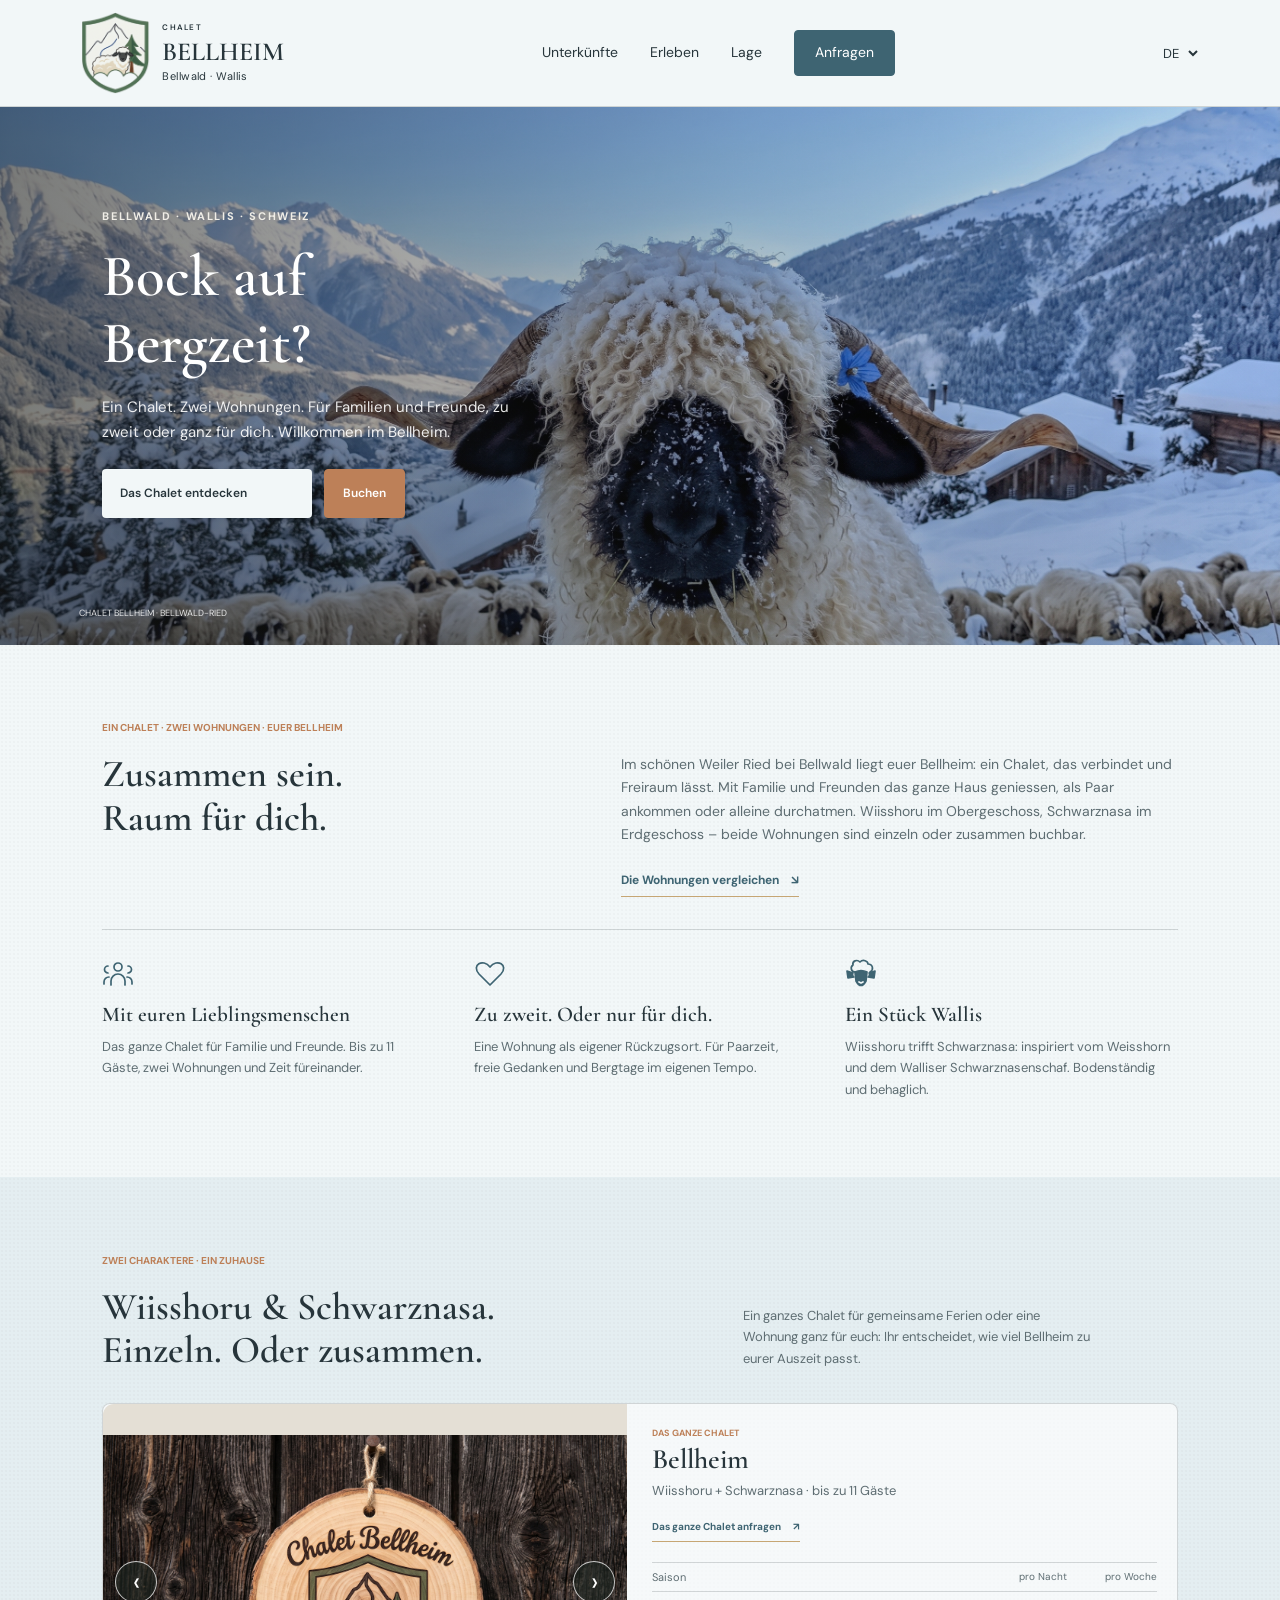
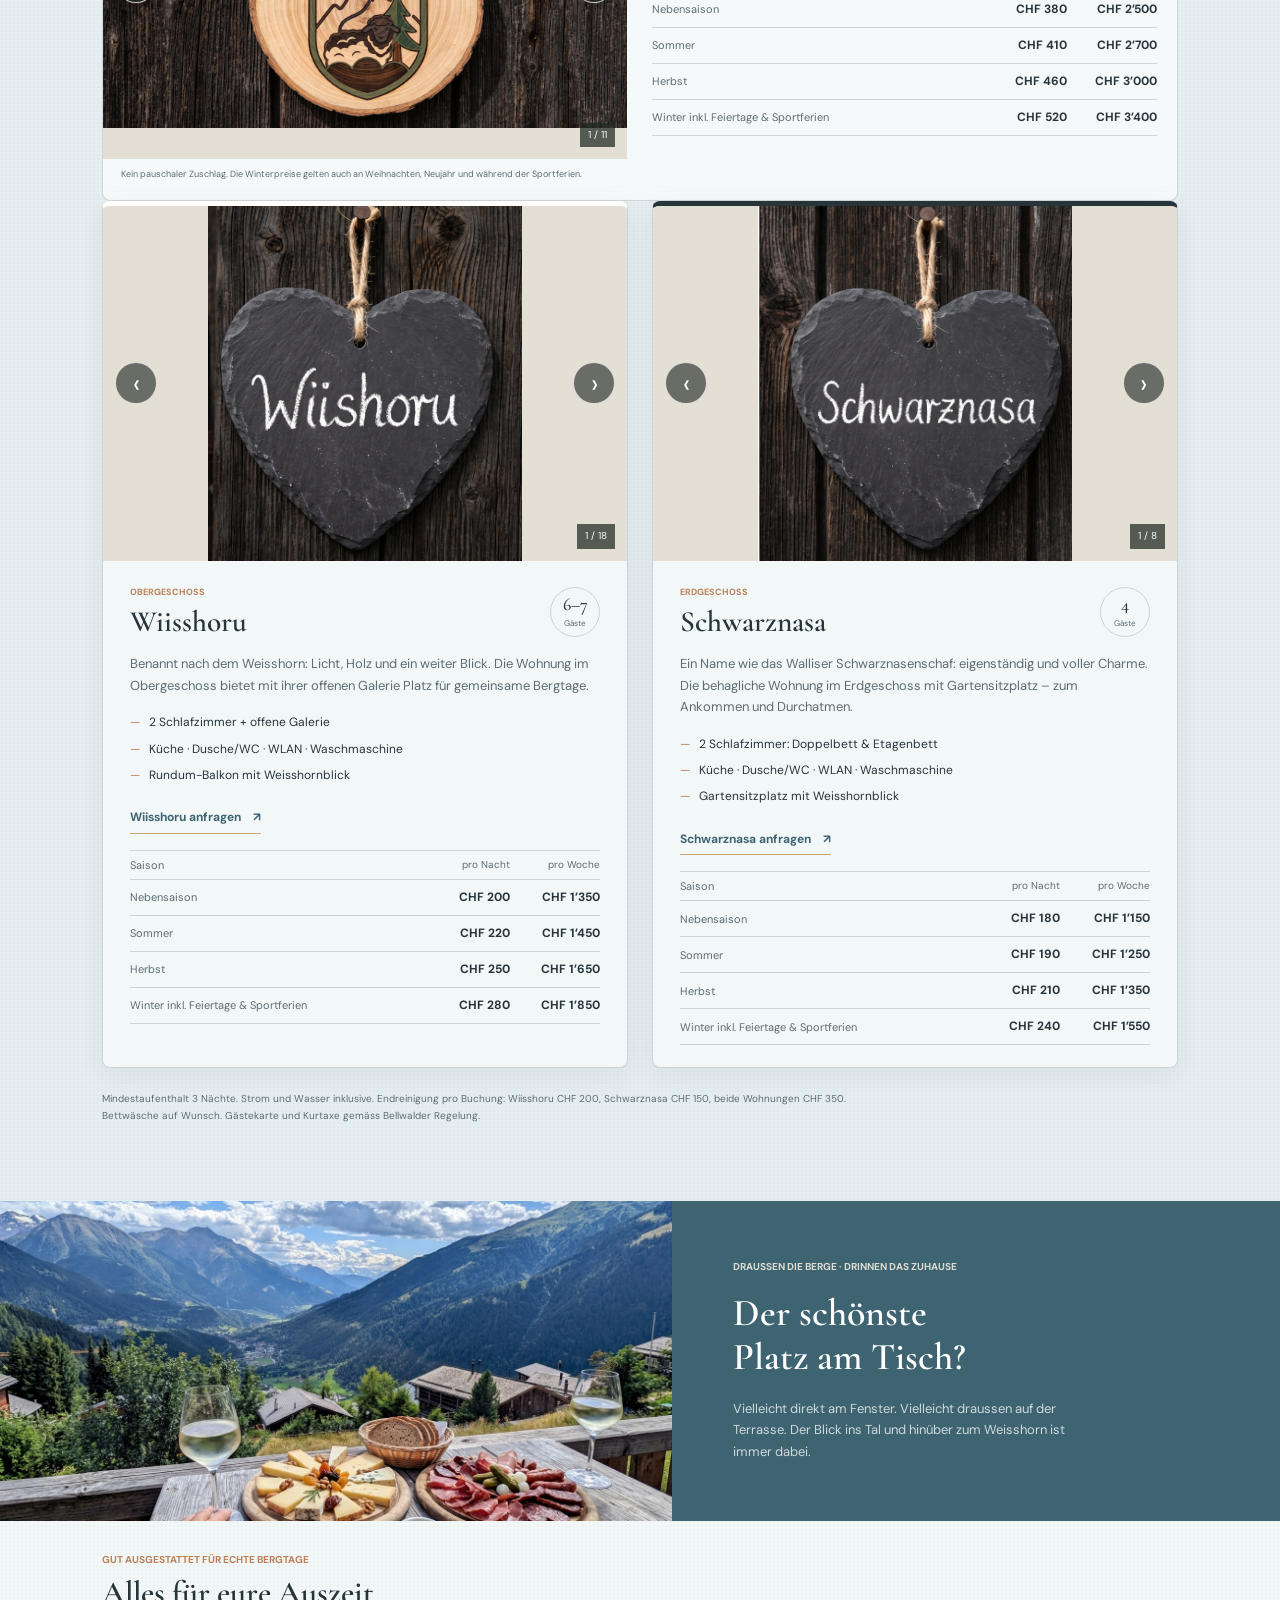
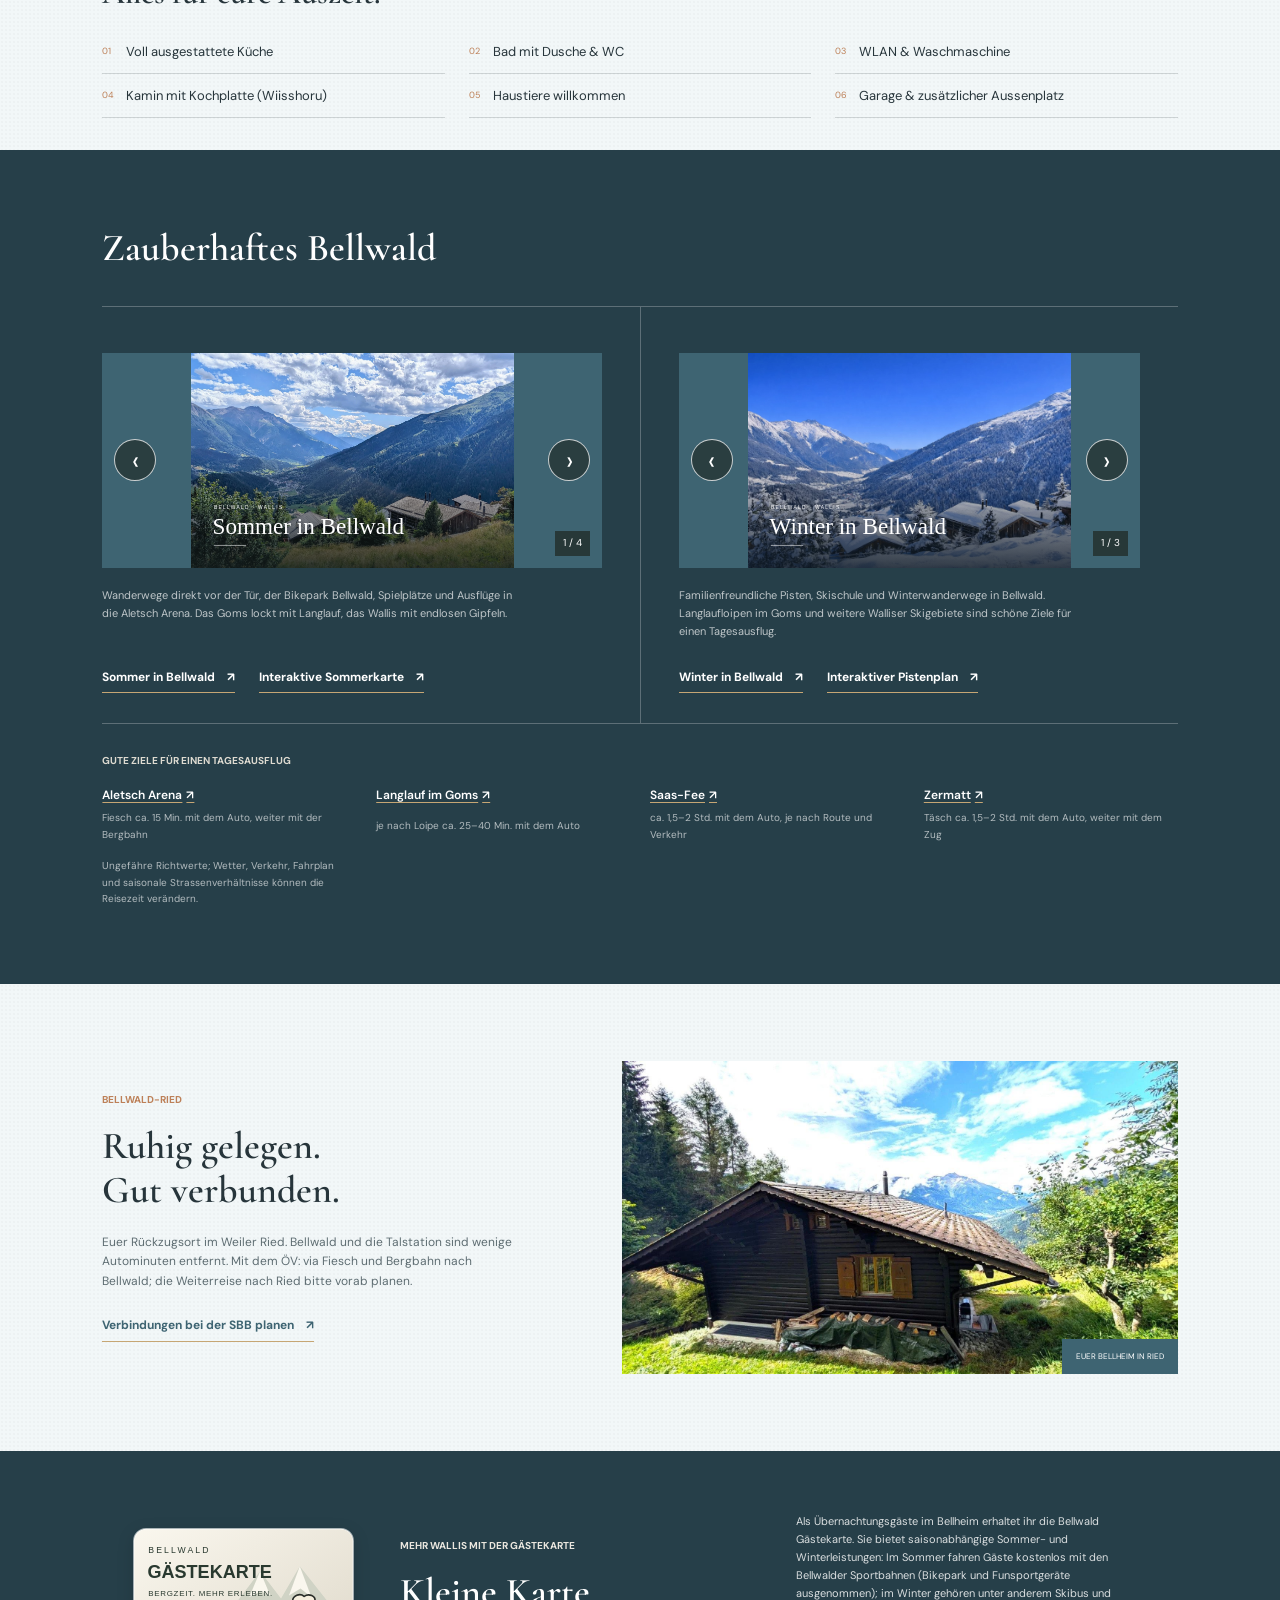
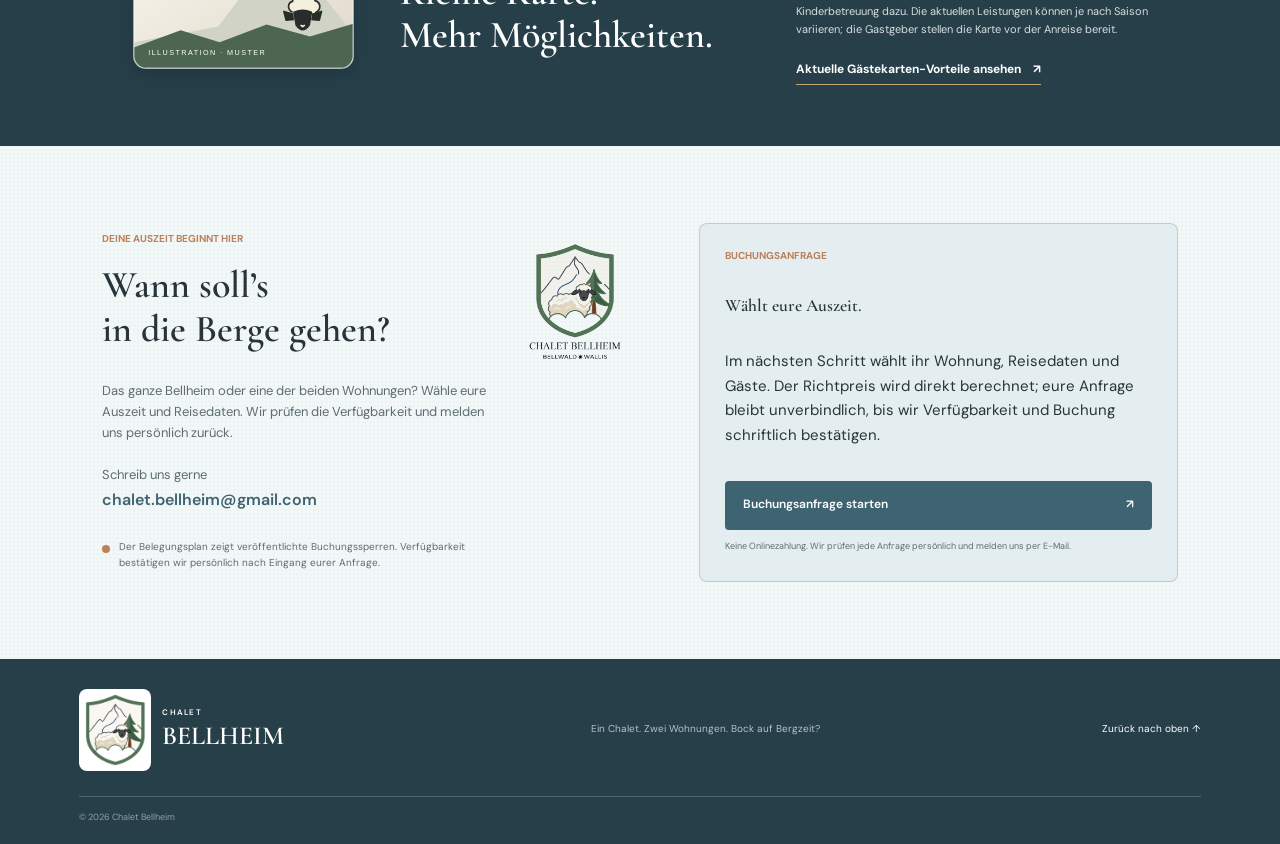
<file: index.html>
<!doctype html>
<html lang="de">
<head>
  <meta charset="utf-8">
  <meta name="viewport" content="width=device-width, initial-scale=1">
  <meta name="theme-color" content="#f8f6f1">
  <meta name="description" content="Bock auf Bergzeit? Das Chalet Bellheim in Bellwald-Ried bietet zwei Wohnungen für Familien, Freunde, Paare und Alleinreisende.">
  <title>Bellheim – Bock auf Bergzeit? | Chalet in Bellwald</title>
  <link rel="canonical" href="https://chaletbellheim.ch/">
  <meta property="og:type" content="website">
  <meta property="og:locale" content="de_CH">
  <meta property="og:site_name" content="Chalet Bellheim">
  <meta property="og:title" content="Chalet Bellheim – Bock auf Bergzeit?">
  <meta property="og:description" content="Eure Bergzeit in Bellwald: zwei gemütliche Wohnungen für Familien, Freunde und Paare.">
  <meta property="og:url" content="https://chaletbellheim.ch/">
  <meta property="og:image" content="https://chaletbellheim.ch/Fotos/bellheim-whatsapp-bergzeit.jpg">
  <meta property="og:image:type" content="image/jpeg">
  <meta property="og:image:width" content="1200">
  <meta property="og:image:height" content="630">
  <meta property="og:image:alt" content="Walliser Schwarznasenschaf vor der Berglandschaft. Bock auf Bergzeit? Chalet Bellheim in Bellwald.">
  <meta name="twitter:card" content="summary_large_image">
  <meta name="twitter:title" content="Chalet Bellheim – Bock auf Bergzeit?">
  <meta name="twitter:description" content="Ein Chalet. Zwei Wohnungen. Eure Bergzeit in Bellwald.">
  <meta name="twitter:image" content="https://chaletbellheim.ch/Fotos/bellheim-whatsapp-bergzeit.jpg">
  <link rel="icon" type="image/png" href="Fotos/Bellheim-transparent.png">
  <link rel="preconnect" href="https://fonts.googleapis.com">
  <link rel="preconnect" href="https://fonts.gstatic.com" crossorigin>
  <link href="https://fonts.googleapis.com/css2?family=Cormorant+Garamond:wght@500;600;700&family=DM+Sans:wght@400;500;600;700&display=swap" rel="stylesheet">
  <link rel="stylesheet" href="styles.css?v=seasonal-theme-20261127">
  <script src="app.js?v=seasonal-theme-20261127" defer></script>
</head>
<body>
  <header class="site-header">
    <a class="wordmark" href="#start" aria-label="Chalet Bellheim, Startseite">
      <span class="wordmark-icon" aria-hidden="true"><img src="Fotos/Bellheim-wappen.png" alt=""></span>
      <span class="brand-name"><span class="brand-kicker">CHALET</span><strong>BELLHEIM</strong><span class="brand-location">Bellwald · Wallis</span></span>
    </a>
    <nav class="main-nav" aria-label="Hauptnavigation">
      <a href="#wohnungen" data-i18n="navApartments">Unterkünfte</a>
      <a href="#erleben" data-i18n="navExplore">Erleben</a>
      <a href="#lage" data-i18n="navLocation">Lage</a>
      <a class="nav-cta" href="#anfrage" data-i18n="navRequest">Anfragen</a>
    </nav>
    <label class="language-picker">
      <span class="sr-only" data-i18n="languageLabel">Sprache wählen</span>
      <select id="language-select" aria-label="Sprache">
        <option value="de">DE</option>
        <option value="en">EN</option>
        <option value="nl">NL</option>
      </select>
    </label>
  </header>

  <main>
    <section class="hero" id="start">
      <img class="hero-image" src="Fotos/Gemini_Generated_Image_w1lftjw1lftjw1lf.jpg" alt="Zotteliges Walliser Schwarznasenschaf auf einer Blumenwiese mit Blick über Bellwald und die Berge" width="2000" height="1116">
      <div class="hero-shade"></div>
      <div class="hero-copy">
        <p class="eyebrow" data-i18n="heroEyebrow">BELLWALD · WALLIS · SCHWEIZ</p>
        <h1 data-i18n="heroTitle">Bock auf<br>Bergzeit?</h1>
        <p class="hero-intro" data-i18n="heroIntro">Ein Chalet. Zwei Wohnungen. Für Familien und Freunde, zu zweit oder ganz für dich. Willkommen im Bellheim.</p>
        <div class="hero-actions">
          <a class="button button-light" href="#wohnungen"><span data-i18n="heroButton">Das Chalet entdecken</span></a>
          <a class="button button-outline" href="#anfrage"><span data-i18n="heroBook">Buchen</span></a>
        </div>
      </div>
      <p class="hero-caption" data-i18n="heroCaption">CHALET BELLHEIM · BELLWALD-RIED</p>
    </section>

    <section class="intro section-wrap">
      <p class="eyebrow eyebrow-dark" data-i18n="introEyebrow">EIN CHALET · ZWEI WOHNUNGEN · EUER BELLHEIM</p>
      <div class="intro-grid">
        <h2 data-i18n="introTitle">Zusammen sein.<br>Raum für dich.</h2>
        <div class="intro-text">
          <p data-i18n="introBody">Im schönen Weiler Ried bei Bellwald liegt euer Bellheim: ein Chalet, das verbindet und Freiraum lässt. Mit Familie und Freunden das ganze Haus geniessen, als Paar ankommen oder alleine durchatmen. Wiisshoru im Obergeschoss, Schwarznasa im Erdgeschoss – beide Wohnungen sind einzeln oder zusammen buchbar.</p>
          <a class="text-link" href="#wohnungen"><span data-i18n="introLink">Die Wohnungen vergleichen</span><span aria-hidden="true">↘</span></a>
        </div>
      </div>
      <div class="chalet-values">
          <div><svg class="value-icon" viewBox="0 0 32 32" aria-hidden="true" focusable="false"><circle cx="16" cy="9" r="4"/><path d="M9 27v-4a7 7 0 0 1 14 0v4M6 8a3.5 3.5 0 0 0 0 7M26 8a3.5 3.5 0 0 1 0 7M7 19a5 5 0 0 0-5 5v2M25 19a5 5 0 0 1 5 5v2"/></svg><h3 data-i18n="togetherTitle">Mit euren Lieblingsmenschen</h3><p data-i18n="togetherBody">Das ganze Chalet für Familie und Freunde. Bis zu 11 Gäste, zwei Wohnungen und Zeit füreinander.</p></div>
          <div><svg class="value-icon" viewBox="0 0 32 32" aria-hidden="true" focusable="false"><path d="M16 27 5 16C-3 7 9 0 16 9 23 0 35 7 27 16Z"/></svg><h3 data-i18n="ownSpaceTitle">Zu zweit. Oder nur für dich.</h3><p data-i18n="ownSpaceBody">Eine Wohnung als eigener Rückzugsort. Für Paarzeit, freie Gedanken und Bergtage im eigenen Tempo.</p></div>
          <div><svg class="value-icon" viewBox="0 0 32 32" aria-hidden="true" focusable="false"><path d="M8 15 2 13l1 7 6-1M24 15l6-2-1 7-6-1" fill="currentColor"/><path d="M10 14c-4 0-5-5-2-7-1-4 4-6 7-3 3-3 8-1 8 2 5 0 6 6 2 8" /><path d="M10 14q6-3 12 0l-1 9q-5 9-10 0Z" fill="currentColor"/><path d="m14 24 2 1 2-1" stroke="var(--paper)"/></svg><h3 data-i18n="rootsTitle">Ein Stück Wallis</h3><p data-i18n="rootsBody">Wiisshoru trifft Schwarznasa: inspiriert vom Weisshorn und dem Walliser Schwarznasenschaf. Bodenständig und behaglich.</p></div>
      </div>
    </section>

    <section class="apartments" id="wohnungen">
      <div class="section-wrap">
        <div class="section-heading">
          <div><p class="eyebrow eyebrow-dark" data-i18n="apartmentsEyebrow">ZWEI CHARAKTERE · EIN ZUHAUSE</p><h2 data-i18n="apartmentsTitle">Wiisshoru & Schwarznasa.<br>Einzeln. Oder zusammen.</h2></div>
          <p data-i18n="apartmentsNote">Ein ganzes Chalet für gemeinsame Ferien oder eine Wohnung ganz für euch: Ihr entscheidet, wie viel Bellheim zu eurer Auszeit passt.</p>
        </div>
        <div class="combined-rate">
          <div class="photo-gallery combined-gallery" data-gallery="bellevue" data-alt="Aussen- und Innenansichten des Chalet Bellheim" data-cover-alt="Runde Holztafel Chalet Bellheim auf Holz">
            <img class="gallery-image gallery-cover" src="Fotos/Gemini_Generated_Image_dnlngtdnlngtdnln.jpg" alt="Runde Holztafel Chalet Bellheim auf Holz" loading="lazy">
            <button class="gallery-arrow gallery-prev" type="button" data-gallery-prev data-i18n-aria="galleryPrevious" aria-label="Vorheriges Bild"><span aria-hidden="true">‹</span></button>
            <span class="gallery-count" aria-live="polite">1 / 11</span>
            <button class="gallery-arrow gallery-next" type="button" data-gallery-next data-i18n-aria="galleryNext" aria-label="Nächstes Bild"><span aria-hidden="true">›</span></button>
          </div>
          <div class="combined-details">
            <div><p class="eyebrow eyebrow-dark" data-i18n="combinedTitle">DAS GANZE CHALET</p><h3 class="combined-name">Bellheim</h3><p class="combined-subtitle" data-i18n="combinedSubtitle">Wiisshoru + Schwarznasa · bis zu 11 Gäste</p><a class="text-link combined-request" href="#anfrage" data-apartment="Chalet Bellheim"><span data-i18n="wholeChaletLink">Das ganze Chalet anfragen</span><span aria-hidden="true">↗</span></a></div>
            <div class="rate-table combined-rate-table">
              <div class="rate-row rate-heading"><span data-i18n="seasonLabel">Saison</span><span data-i18n="perNight">pro Nacht</span><span data-i18n="perWeek">pro Woche</span></div>
              <div class="rate-row"><span data-i18n="baseSeason">Basiszeit</span><strong>CHF 380</strong><strong>CHF 2’500</strong></div>
              <div class="rate-row"><span data-i18n="summerSeason">Sommer</span><strong>CHF 410</strong><strong>CHF 2’700</strong></div>
              <div class="rate-row"><span data-i18n="autumnSeason">Herbst</span><strong>CHF 460</strong><strong>CHF 3’000</strong></div>
              <div class="rate-row"><span data-i18n="winterSeason">Winter inkl. Feiertage & Sportferien</span><strong>CHF 520</strong><strong>CHF 3’400</strong></div>
            </div>
          </div>
          <small class="combined-note" data-i18n="combinedNote">Kein pauschaler Saisonaufschlag. Wintersaisonpreise gelten auch über Weihnachten, Neujahr und Sportferien.</small>
        </div>
        <div class="apartment-grid">
          <article class="apartment-card belalp-card">
            <div class="photo-gallery apartment-photo photo-belalp" data-gallery="belalp" data-alt="Innenansichten der Ferienwohnung Wiisshoru" data-cover-alt="Wiisshoru-Schiefertafel auf dunklem Holz">
              <img class="gallery-image gallery-cover" src="Fotos/wiisshoru-schiefertafel.jpg" alt="Wiisshoru-Schiefertafel auf dunklem Holz" loading="lazy">
              <button class="gallery-arrow gallery-prev" type="button" data-gallery-prev data-i18n-aria="galleryPrevious" aria-label="Vorheriges Bild"><span aria-hidden="true">‹</span></button>
              <span class="gallery-count" aria-live="polite">1 / 18</span>
              <button class="gallery-arrow gallery-next" type="button" data-gallery-next data-i18n-aria="galleryNext" aria-label="Nächstes Bild"><span aria-hidden="true">›</span></button>
            </div>
            <div class="apartment-body">
              <div class="apartment-title-row"><div><p class="eyebrow eyebrow-dark" data-i18n="upperApartment">OBERGESCHOSS</p><h3>Wiisshoru</h3></div><span class="capacity"><strong>6–7</strong><small data-i18n="guests">Gäste</small></span></div>
              <p class="apartment-description" data-i18n="belalpDescription">Benannt nach dem Weisshorn: Licht, Holz und ein weiter Blick. Die Wohnung im Obergeschoss bietet mit ihrer offenen Galerie Platz für gemeinsame Bergtage.</p>
              <ul class="feature-list"><li data-i18n="belalpBeds">2 Schlafzimmer + offene Galerie</li><li data-i18n="sharedFeatures">Küche · Dusche/WC · WLAN · Waschmaschine</li><li data-i18n="belalpOutdoor">Rundum-Balkon mit Weisshornblick</li></ul>
              <a class="text-link apartment-request" href="#anfrage" data-apartment="Wiisshoru"><span data-i18n="upperRequest">Wiisshoru anfragen</span><span aria-hidden="true">↗</span></a>
              <div class="rate-table">
                <div class="rate-row rate-heading"><span data-i18n="seasonLabel">Saison</span><span data-i18n="perNight">pro Nacht</span><span data-i18n="perWeek">pro Woche</span></div>
                <div class="rate-row"><span data-i18n="baseSeason">Basiszeit</span><strong>CHF 200</strong><strong>CHF 1’350</strong></div>
                <div class="rate-row"><span data-i18n="summerSeason">Sommer</span><strong>CHF 220</strong><strong>CHF 1’450</strong></div>
                <div class="rate-row"><span data-i18n="autumnSeason">Herbst</span><strong>CHF 250</strong><strong>CHF 1’650</strong></div>
                <div class="rate-row"><span data-i18n="winterSeason">Winter inkl. Feiertage & Sportferien</span><strong>CHF 280</strong><strong>CHF 1’850</strong></div>
              </div>
            </div>
          </article>
          <article class="apartment-card bailey-card">
            <div class="photo-gallery apartment-photo photo-bailey" data-gallery="bailey" data-alt="Innenansichten der Ferienwohnung Schwarznasa" data-cover-alt="Schwarznasa-Schiefertafel auf dunklem Holz">
              <img class="gallery-image gallery-cover" src="Fotos/schwarznasa-schiefertafel.jpg" alt="Schwarznasa-Schiefertafel auf dunklem Holz" loading="lazy">
              <button class="gallery-arrow gallery-prev" type="button" data-gallery-prev data-i18n-aria="galleryPrevious" aria-label="Vorheriges Bild"><span aria-hidden="true">‹</span></button>
              <span class="gallery-count" aria-live="polite">1 / 8</span>
              <button class="gallery-arrow gallery-next" type="button" data-gallery-next data-i18n-aria="galleryNext" aria-label="Nächstes Bild"><span aria-hidden="true">›</span></button>
            </div>
            <div class="apartment-body">
              <div class="apartment-title-row"><div><p class="eyebrow eyebrow-dark" data-i18n="groundFloor">ERDGESCHOSS</p><h3>Schwarznasa</h3></div><span class="capacity"><strong>4</strong><small data-i18n="guests">Gäste</small></span></div>
              <p class="apartment-description" data-i18n="baileyDescription">Ein Name wie das Walliser Schwarznasenschaf: eigenständig und voller Charme. Die behagliche Wohnung im Erdgeschoss mit Gartensitzplatz – zum Ankommen und Durchatmen.</p>
              <ul class="feature-list"><li data-i18n="baileyBeds">2 Schlafzimmer: Doppelbett & Etagenbett</li><li data-i18n="sharedFeatures">Küche · Dusche/WC · WLAN · Waschmaschine</li><li data-i18n="baileyOutdoor">Gartensitzplatz mit Weisshornblick</li></ul>
              <a class="text-link apartment-request" href="#anfrage" data-apartment="Schwarznasa"><span data-i18n="lowerRequest">Schwarznasa anfragen</span><span aria-hidden="true">↗</span></a>
              <div class="rate-table">
                <div class="rate-row rate-heading"><span data-i18n="seasonLabel">Saison</span><span data-i18n="perNight">pro Nacht</span><span data-i18n="perWeek">pro Woche</span></div>
                <div class="rate-row"><span data-i18n="baseSeason">Basiszeit</span><strong>CHF 180</strong><strong>CHF 1’150</strong></div>
                <div class="rate-row"><span data-i18n="summerSeason">Sommer</span><strong>CHF 190</strong><strong>CHF 1’250</strong></div>
                <div class="rate-row"><span data-i18n="autumnSeason">Herbst</span><strong>CHF 210</strong><strong>CHF 1’350</strong></div>
                <div class="rate-row"><span data-i18n="winterSeason">Winter inkl. Feiertage & Sportferien</span><strong>CHF 240</strong><strong>CHF 1’550</strong></div>
              </div>
            </div>
          </article>
        </div>
        <p class="price-note" data-i18n="priceNote">Mindestaufenthalt 3 Nächte. Strom und Wasser inklusive. Endreinigung pro Buchung: Wiisshoru CHF 200, Schwarznasa CHF 150, beide Wohnungen CHF 350. Bettwäsche auf Wunsch. Kurtaxe gemäss Bellwalder Regelung.</p>
      </div>
    </section>

    <section class="view-band">
      <img src="Fotos/Gemini_Generated_Image_mstclqmstclqmstc.jpg" alt="Balkontisch mit zwei Gläsern Weisswein, Käse und Walliser Fleischplättli vor der Aussicht ins Tal" loading="lazy">
      <div class="view-band-copy"><p class="eyebrow" data-i18n="viewEyebrow">DRAUSSEN DIE BERGE · DRINNEN DAS ZUHAUSE</p><h2 data-i18n="viewTitle">Der schönste<br>Platz am Tisch?</h2><p data-i18n="viewBody">Vielleicht direkt am Fenster. Vielleicht draussen auf der Terrasse. Der Blick ins Tal und hinüber zum Weisshorn ist immer dabei.</p></div>
    </section>

    <section class="amenities section-wrap">
      <div class="amenities-heading"><p class="eyebrow eyebrow-dark" data-i18n="amenitiesEyebrow">GUT AUSGESTATTET FÜR ECHTE BERGTAGE</p><h2 data-i18n="amenitiesTitle">Alles für eure Auszeit.</h2></div>
      <div class="amenities-list">
        <div><span class="amenity-number">01</span><p data-i18n="amenity1">Voll ausgestattete Küche</p></div>
        <div><span class="amenity-number">02</span><p data-i18n="amenity2">Bad mit Dusche & WC</p></div>
        <div><span class="amenity-number">03</span><p data-i18n="amenity3">WLAN & Waschmaschine</p></div>
        <div><span class="amenity-number">04</span><p data-i18n="amenity4">Kamin mit Kochplatte (Wiisshoru)</p></div>
        <div><span class="amenity-number">05</span><p data-i18n="amenity5">Haustiere willkommen</p></div>
        <div><span class="amenity-number">06</span><p data-i18n="amenity6">Garage & zusätzlicher Aussenplatz</p></div>
      </div>
    </section>

    <section class="experiences" id="erleben">
      <div class="section-wrap">
        <div class="experience-heading"><h2 data-i18n="experienceTitle">Zauberhaftes Bellwald</h2></div>
        <div class="experience-grid">
          <article><span class="season-tag" data-i18n="summerTag">SOMMER</span><div class="photo-gallery season-gallery" data-gallery="bellwaldSummer" data-alt="Sommeransichten aus Bellwald"><img class="gallery-image" src="Fotos/bellwald-sommer.svg" alt="Sommeransichten aus Bellwald" loading="lazy"><button class="gallery-arrow gallery-prev" type="button" data-gallery-prev data-i18n-aria="galleryPrevious" aria-label="Vorheriges Bild"><span aria-hidden="true">‹</span></button><span class="gallery-count" aria-live="polite">1 / 4</span><button class="gallery-arrow gallery-next" type="button" data-gallery-next data-i18n-aria="galleryNext" aria-label="Nächstes Bild"><span aria-hidden="true">›</span></button></div><p data-i18n="summerBody">Wanderwege direkt vor der Tür, der Bikepark Bellwald, Spielplätze und Ausflüge in die Aletsch Arena. Das Goms lockt mit Langlauf, das Wallis mit endlosen Gipfeln.</p>
            <div class="season-links">
              <a href="https://www.bellwald.ch/sommer" target="_blank" rel="noreferrer" class="text-link text-link-light"><span data-i18n="summerLink">Sommer in Bellwald</span><span aria-hidden="true">↗</span></a>
              <a href="https://infosnow.ch/~apgmontagne/?id=184&amp;tab=map-su" target="_blank" rel="noreferrer" class="text-link text-link-light"><span data-i18n="summerMapLink">Interaktive Sommerkarte</span><span aria-hidden="true">↗</span></a>
            </div>
          </article>
          <article><span class="season-tag" data-i18n="winterTag">WINTER</span><div class="photo-gallery season-gallery" data-gallery="bellwaldWinter" data-alt="Winteransicht der Chalets in Bellwald"><img class="gallery-image" src="Fotos/bellwald-winter.svg" alt="Winteransicht der Chalets in Bellwald" loading="lazy"><button class="gallery-arrow gallery-prev" type="button" data-gallery-prev data-i18n-aria="galleryPrevious" aria-label="Vorheriges Bild"><span aria-hidden="true">‹</span></button><span class="gallery-count" aria-live="polite">1 / 3</span><button class="gallery-arrow gallery-next" type="button" data-gallery-next data-i18n-aria="galleryNext" aria-label="Nächstes Bild"><span aria-hidden="true">›</span></button></div><p data-i18n="winterBody">Familienfreundliche Pisten, Skischule und Winterwanderwege in Bellwald. Langlaufloipen im Goms und weitere Walliser Skigebiete sind schöne Ziele für einen Tagesausflug.</p>
            <div class="season-links">
              <a href="https://www.bellwald.ch/winter" target="_blank" rel="noreferrer" class="text-link text-link-light"><span data-i18n="winterLink">Winter in Bellwald</span><span aria-hidden="true">↗</span></a>
              <a href="https://infosnow.ch/~apgmontagne/?id=184&amp;tab=map-wi" target="_blank" rel="noreferrer" class="text-link text-link-light"><span data-i18n="winterMapLink">Interaktiver Pistenplan</span><span aria-hidden="true">↗</span></a>
            </div>
          </article>
        </div>
        <div class="daytrips"><p class="eyebrow" data-i18n="daytripsEyebrow">GUTE ZIELE FÜR EINEN TAGESAUSFLUG · FAHRZEITEN AB RIED</p><div><span><strong><a href="https://www.aletscharena.ch/" target="_blank" rel="noreferrer">Aletsch Arena <span aria-hidden="true">↗</span></a></strong><small data-i18n="aletschTime">Fiesch ca. 15 Min. mit dem Auto, weiter mit der Bergbahn</small></span><span><strong><a href="https://www.goms.ch/langlauf" target="_blank" rel="noreferrer">Langlauf im Goms <span aria-hidden="true">↗</span></a></strong><small data-i18n="gomsTime">je nach Loipe ca. 25–40 Min. mit dem Auto</small></span><span><strong><a href="https://www.saas-fee.ch/" target="_blank" rel="noreferrer">Saas-Fee <span aria-hidden="true">↗</span></a></strong><small data-i18n="saasTime">ca. 1,5–2 Std. mit dem Auto, je nach Route und Verkehr</small></span><span><strong><a href="https://zermatt.swiss/" target="_blank" rel="noreferrer">Zermatt <span aria-hidden="true">↗</span></a></strong><small data-i18n="zermattTime">Täsch ca. 1,5–2 Std. mit dem Auto, weiter mit dem Zug</small></span></div><small class="trip-caveat" data-i18n="tripCaveat">Ungefähre Richtwerte; Wetter, Verkehr, Fahrplan und saisonale Strassenverhältnisse können die Reisezeit verändern.</small></div>
      </div>
    </section>

    <section class="location section-wrap" id="lage">
      <div class="location-copy"><p class="eyebrow eyebrow-dark" data-i18n="locationEyebrow">BELLWALD-RIED</p><h2 data-i18n="locationTitle">Ruhig gelegen.<br>Gut verbunden.</h2><p data-i18n="locationBody">Euer Rückzugsort im Weiler Ried. Bellwald und die Talstation sind wenige Autominuten entfernt. Mit dem ÖV: via Fiesch und Bergbahn nach Bellwald; die Weiterreise nach Ried bitte vorab planen.</p><a class="text-link" href="https://www.sbb.ch/de" target="_blank" rel="noreferrer"><span data-i18n="timetableLink">Verbindungen bei der SBB planen</span><span aria-hidden="true">↗</span></a></div>
      <div class="location-image"><img src="Fotos/Bellheim/90fcaf7f060d2c3366dbe0bddf9438d8.jpg" alt="Chalet Bellheim zwischen Bäumen und Wiesen in Bellwald-Ried" loading="lazy"><span data-i18n="locationCaption">EUER BELLHEIM IN RIED</span></div>
    </section>

    <section class="guest-card-band">
      <img class="guest-card-mark" src="Fotos/gaestekarte.svg" alt="" aria-hidden="true" loading="lazy">
      <div><p class="eyebrow" data-i18n="guestCardEyebrow">MEHR WALLIS MIT DER GÄSTEKARTE</p><h2 data-i18n="guestCardTitle">Kleine Karte.<br>Mehr Möglichkeiten.</h2></div>
      <div class="guest-card-copy"><p data-i18n="guestCardBody">Mit der Bellwald Gästekarte fahren Gäste im Sommer kostenlos mit den Bellwalder Sportbahnen (Bikepark und Funsportgeräte ausgenommen). Im Winter gehören unter anderem Skibus und Kinderbetreuung zu den Vorteilen. Die Leistungen sind saisonabhängig; der Gastgeber stellt die Karte vor der Anreise bereit.</p><a href="https://www.bellwald.ch/planen-buchen/service-vorteile/gaestekarte-kurtaxe#c12560" target="_blank" rel="noreferrer" class="text-link text-link-light"><span data-i18n="guestCardLink">Aktuelle Gästekarten-Vorteile ansehen</span><span aria-hidden="true">↗</span></a></div>
    </section>

    <section class="booking section-wrap" id="anfrage">
      <div class="booking-copy">
        <div class="booking-heading"><div><p class="eyebrow eyebrow-dark" data-i18n="bookingEyebrow">DEINE AUSZEIT BEGINNT HIER</p><h2 data-i18n="bookingTitle">Wann soll’s<br>in die Berge gehen?</h2></div><img class="booking-emblem" src="Fotos/Bellheim-transparent.png" alt="" aria-hidden="true" loading="lazy"></div>
        <p data-i18n="bookingBody">Das ganze Bellheim oder eine der beiden Wohnungen? Wähle eure Auszeit und Reisedaten. Wir prüfen die Verfügbarkeit und melden uns persönlich zurück.</p>
        <p class="booking-contact"><span data-i18n="emailContactLabel">Schreib uns gerne</span><a href="mailto:chalet.bellheim@gmail.com">chalet.bellheim@gmail.com</a></p>
        <p class="booking-note"><span class="status-dot"></span><span data-i18n="calendarStatus">Der Belegungsplan zeigt veröffentlichte Buchungssperren. Verfügbarkeit bestätigen wir persönlich nach Eingang eurer Anfrage.</span></p>
      </div>
      <div class="booking-form booking-launch">
        <p class="eyebrow eyebrow-dark" data-i18n="bookingLaunchEyebrow">BUCHUNGSANFRAGE</p>
        <h3 data-i18n="bookingLaunchTitle">Wählt eure Auszeit.</h3>
        <p data-i18n="bookingLaunchBody">Im nächsten Schritt wählt ihr Wohnung, Reisedaten und Gäste. Der Richtpreis wird direkt berechnet; eure Anfrage bleibt unverbindlich, bis wir Verfügbarkeit und Buchung schriftlich bestätigen.</p>
        <a class="button button-dark booking-start" data-i18n-aria="bookingLaunchButton" href="buchungsablauf-vorschau.html"><span data-i18n="bookingLaunchButton">Buchungsanfrage starten</span><span aria-hidden="true">↗</span></a>
        <p class="form-small" data-i18n="bookingLaunchNote">Keine Onlinezahlung. Wir prüfen jede Anfrage persönlich und melden uns per E-Mail.</p>
      </div>
    </section>
  </main>

  <footer class="site-footer">
    <a class="wordmark footer-wordmark" href="#start"><span class="wordmark-icon" aria-hidden="true"><img src="Fotos/Bellheim-wappen.png" alt=""></span><span class="brand-name"><span class="brand-kicker">CHALET</span><strong>BELLHEIM</strong></span></a>
    <p data-i18n="footerLine">Ein Chalet. Zwei Wohnungen. Bock auf Bergzeit?</p>
    <a href="#start" class="back-top"><span data-i18n="backTop">Zurück nach oben</span> ↑</a>
    <small class="footer-note">© <span id="year"></span> Chalet Bellheim</small>
  </footer>
</body>
</html>
</file>
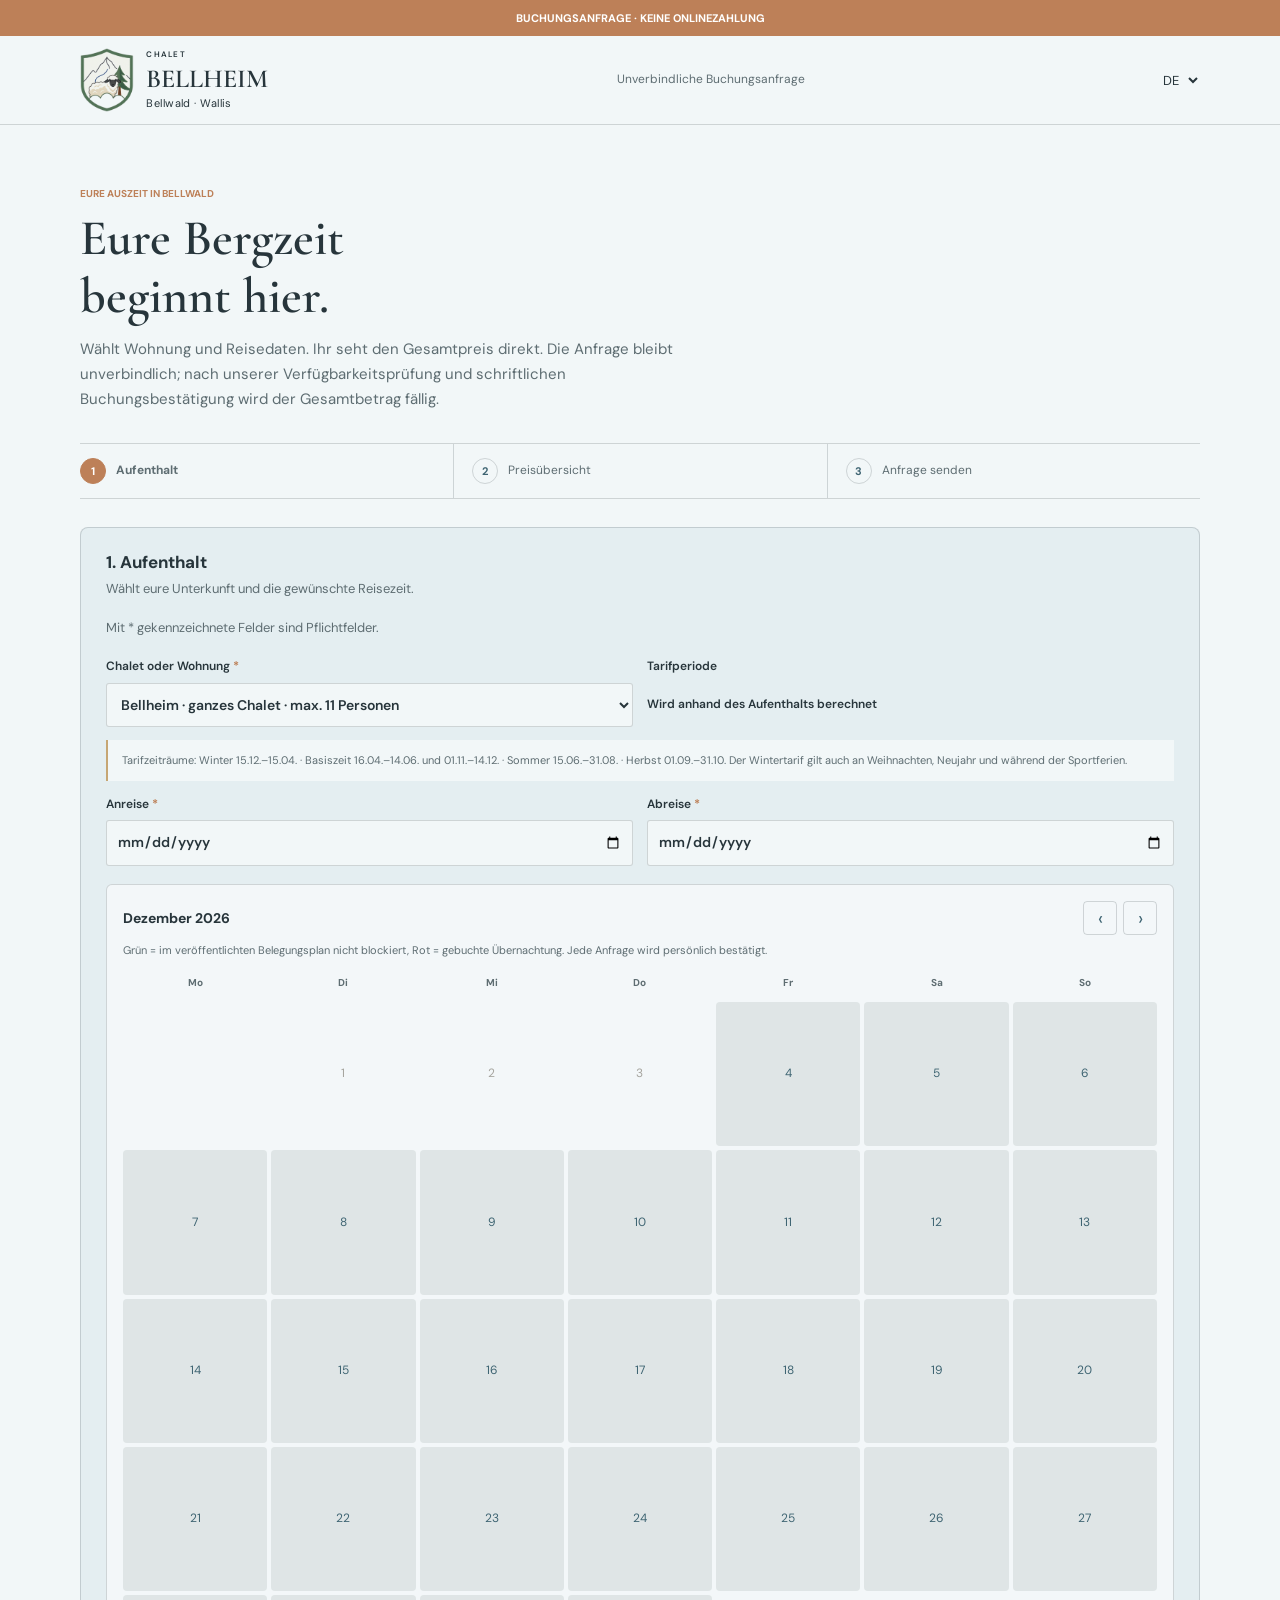
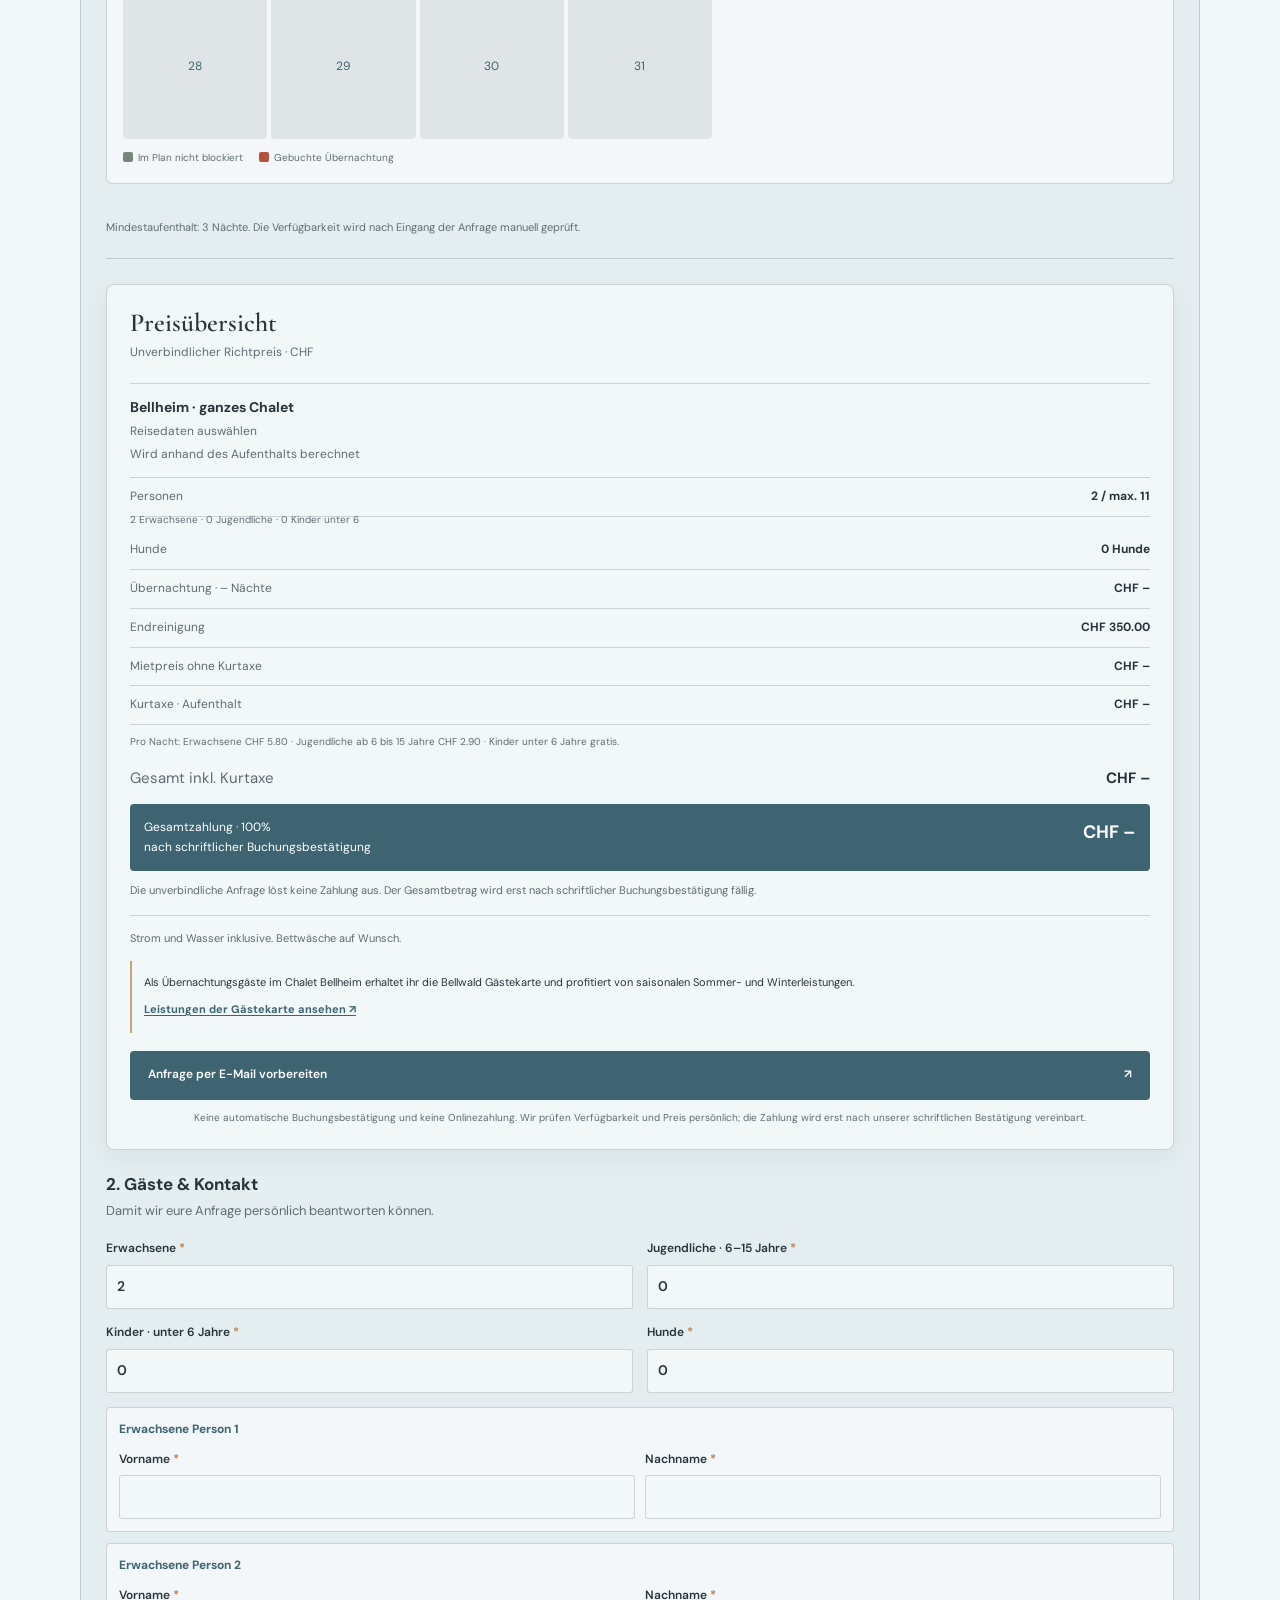
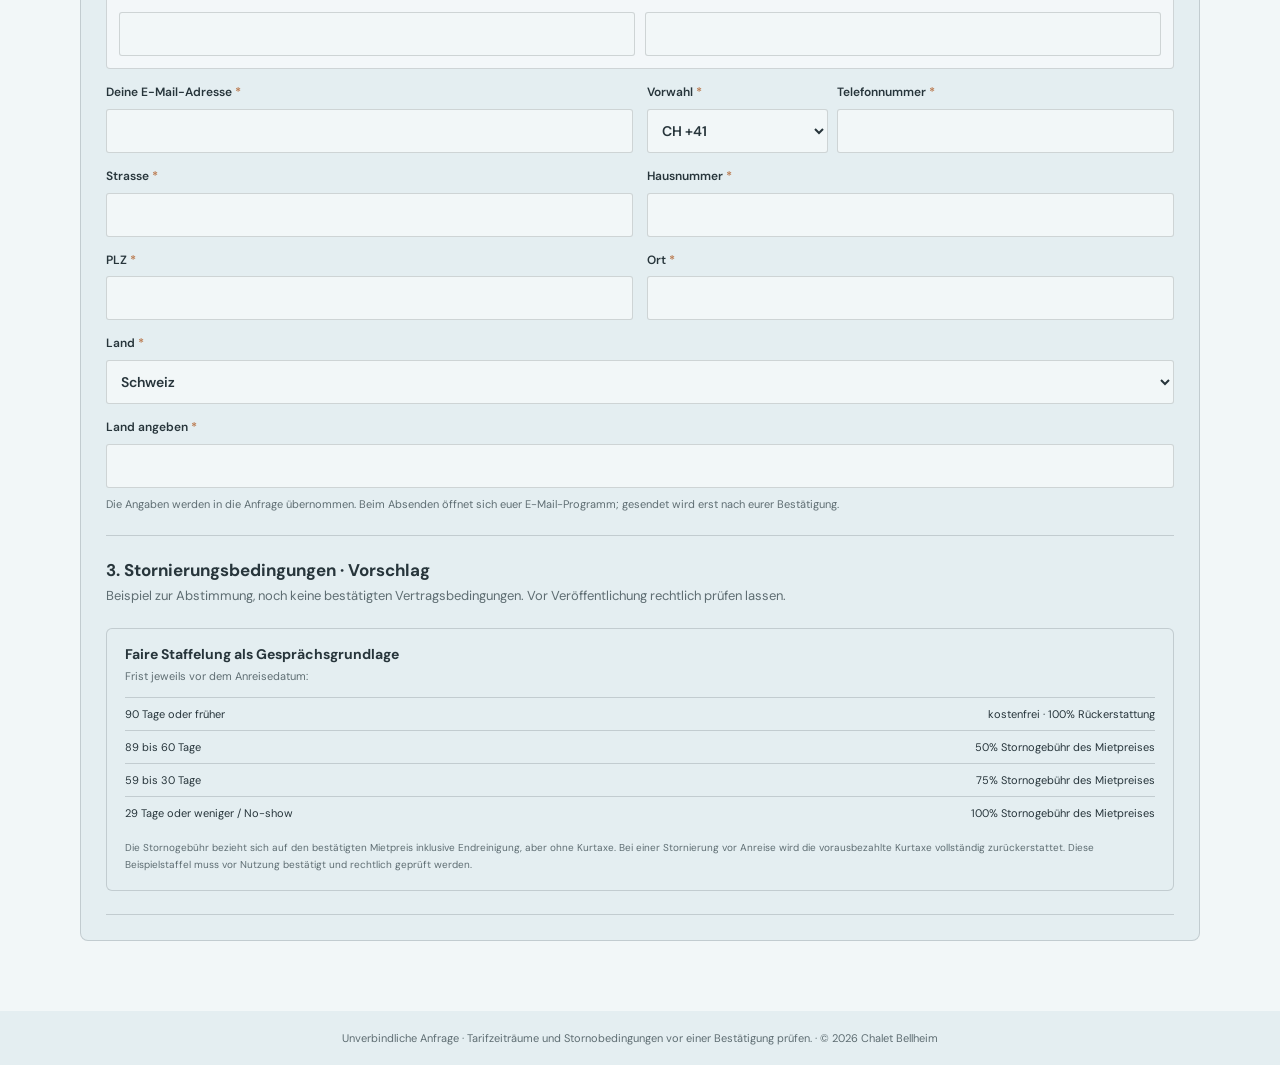
<file: buchungsablauf-vorschau.html>
<!doctype html>
<html lang="de">
<head>
  <meta charset="utf-8">
  <meta name="viewport" content="width=device-width, initial-scale=1">
  <meta name="theme-color" content="#faf8f2">
  <meta name="description" content="Unverbindliche Buchungsanfrage und Preisübersicht für das Chalet Bellheim in Bellwald.">
  <title>Buchungsanfrage | Chalet Bellheim</title>
  <link rel="preconnect" href="https://fonts.googleapis.com">
  <link rel="preconnect" href="https://fonts.gstatic.com" crossorigin>
  <link href="https://fonts.googleapis.com/css2?family=Cormorant+Garamond:wght@500;600;700&family=DM+Sans:wght@400;500;600;700&display=swap" rel="stylesheet">
  <link rel="stylesheet" href="styles.css?v=seasonal-theme-20261127">
  <style>
    body { background: var(--paper); }
    .demo-banner { padding: 9px 16px; color: #fff; background: var(--clay); font-size: 11px; font-weight: 700; text-align: center; }
    .demo-header { display: flex; align-items: center; justify-content: space-between; gap: 20px; padding: 12px 6.2%; border-bottom: 1px solid var(--line); }
    .demo-header .wordmark-icon { width: 56px; height: 64px; flex-basis: 56px; }
    .demo-label { color: var(--muted); font-size: 12px; }
    .booking-page { width: min(1120px, 88%); margin: 0 auto; padding: clamp(32px, 5vw, 62px) 0 70px; }
    .page-heading { max-width: 650px; margin-bottom: 32px; }
    .page-heading .eyebrow { margin-bottom: 9px; }
    .page-heading h1 { margin: 0 0 12px; font-size: clamp(34px, 4vw, 50px); }
    .page-heading p:last-child { max-width: 600px; margin: 0; color: var(--muted); }
    .booking-steps { display: grid; grid-template-columns: repeat(3, minmax(0, 1fr)); margin-bottom: 28px; border-block: 1px solid var(--line); }
    .booking-steps span { display: flex; align-items: center; gap: 10px; min-height: 54px; color: var(--muted); font-size: 12px; }
    .booking-steps span + span { padding-left: 18px; border-left: 1px solid var(--line); }
    .booking-steps b { display: grid; width: 26px; height: 26px; flex: 0 0 26px; place-items: center; border: 1px solid var(--line); border-radius: 50%; color: var(--pine); font-size: 11px; }
    .booking-steps span:first-child { color: var(--pine); font-weight: 700; }
    .booking-steps span:first-child b { border-color: var(--clay); color: #fff; background: var(--clay); }
    .booking-layout { display: grid; grid-template-columns: minmax(0, 1fr); align-items: start; gap: 25px; }
    .booking-form { display: grid; gap: 25px; }
    .form-section { padding-bottom: 23px; border-bottom: 1px solid var(--line); }
    .form-section h2 { margin: 0 0 5px; font-family: var(--sans); font-size: 17px; font-weight: 700; }
    .form-section > p { margin: 0 0 18px; color: var(--muted); font-size: 13px; }
    .field-grid { display: grid; grid-template-columns: repeat(2, minmax(0, 1fr)); gap: 14px; }
    .field-grid.three { grid-template-columns: repeat(3, minmax(0, 1fr)); }
    .field-grid.guest-counts { grid-template-columns: repeat(2, minmax(0, 1fr)); }
    .guest-name-fields { display: grid; gap: 11px; margin-top: 14px; }
    .guest-name-row { display: grid; grid-template-columns: repeat(2, minmax(0, 1fr)); gap: 10px; padding: 12px; border: 1px solid var(--line); border-radius: 4px; background: rgba(255,255,255,.55); }
    .guest-name-heading { grid-column: 1 / -1; margin: 0; color: var(--pine); font-size: 12px; font-weight: 700; }
    .booking-form label { display: grid; min-width: 0; gap: 6px; color: var(--ink); font-size: 12px; font-weight: 600; }
    .booking-form input, .booking-form select { width: 100%; min-width: 0; min-height: 44px; padding: 9px 10px; border: 1px solid var(--line); border-radius: 3px; color: var(--ink); background: var(--paper); font: inherit; font-size: 14px; }
    .booking-form input:focus, .booking-form select:focus { outline: 2px solid var(--brass); outline-offset: 1px; }
    .required-mark { color: var(--clay); font-weight: 700; }
    .required-note { margin: -10px 0 0; color: var(--muted); font-size: 10px; }
    .phone-fields { display: grid; grid-template-columns: minmax(112px, .7fr) minmax(0, 1.3fr); gap: 9px; }
    .field-help { display: block; margin-top: 8px; color: var(--muted); font-size: 11px; line-height: 1.5; }
    .season-note { margin-top: 13px; padding: 12px 14px; border-left: 2px solid var(--brass); color: var(--muted); background: rgba(255,255,255,.55); font-size: 11px; line-height: 1.55; }
    .availability-calendar { margin-top: 18px; padding: 16px; border: 1px solid var(--line); border-radius: 6px; background: rgba(255,255,255,.55); }
    .calendar-heading { display: flex; align-items: center; justify-content: space-between; gap: 12px; margin-bottom: 8px; }
    .calendar-heading h3 { margin: 0; font-family: var(--sans); font-size: 14px; font-weight: 700; }
    .calendar-nav { display: flex; gap: 6px; }
    .calendar-nav button { display: grid; width: 34px; height: 34px; place-items: center; border: 1px solid var(--line); border-radius: 4px; color: var(--pine); background: transparent; cursor: pointer; font-size: 19px; }
    .calendar-nav button:hover { background: var(--paper-deep); }
    .calendar-status { margin: 0 0 12px; color: var(--muted); font-size: 11px; line-height: 1.45; }
    .calendar-weekdays, .calendar-grid { display: grid; grid-template-columns: repeat(7, minmax(0, 1fr)); gap: 4px; }
    .calendar-weekdays { margin-bottom: 5px; }
    .calendar-weekdays span { padding: 5px 0; color: var(--muted); font-size: 10px; font-weight: 700; text-align: center; }
    .calendar-day, .calendar-empty { display: grid; min-width: 0; aspect-ratio: 1; place-items: center; }
    .calendar-day { padding: 0; border: 1px solid transparent; border-radius: 4px; color: var(--ink); background: transparent; cursor: pointer; font: inherit; font-size: 12px; }
    .calendar-day:hover:not(:disabled) { border-color: var(--brass); background: var(--paper-deep); }
    .calendar-day:disabled { color: #a5a49e; cursor: not-allowed; }
    .calendar-day.is-open { color: var(--pine); background: rgba(52,72,59,.1); }
    .calendar-day.is-booked { color: #fff; background: #b4533d; }
    .calendar-day.is-selected, .calendar-day.is-in-range { color: #fff; background: var(--pine); }
    .calendar-day.is-selected { border-color: var(--clay); background: var(--clay); }
    .calendar-legend { display: flex; flex-wrap: wrap; gap: 8px 16px; margin-top: 11px; color: var(--muted); font-size: 10px; }
    .legend-swatch { display: inline-block; width: 10px; height: 10px; margin-right: 5px; border-radius: 2px; vertical-align: -1px; }
    .legend-open { background: rgba(52,72,59,.65); }
    .legend-booked { background: #b4533d; }
    .calendar-feedback { min-height: 17px; margin: 6px 0 0; color: var(--clay); font-size: 11px; }
    .minimum-warning { margin: 9px 0 0; padding: 10px 12px; border-left: 2px solid var(--clay); color: #7d3d29; background: rgba(164,93,61,.1); font-size: 11px; line-height: 1.45; }
    .minimum-warning[hidden] { display: none; }
    .calendar-admin { margin-top: 13px; padding-top: 12px; border-top: 1px solid var(--line); }
    .calendar-admin summary { color: var(--pine); cursor: pointer; font-size: 11px; font-weight: 700; }
    .calendar-admin > p { margin: 9px 0 12px; color: var(--muted); font-size: 10px; line-height: 1.45; }
    .calendar-admin-fields { display: grid; grid-template-columns: 1fr 1fr; gap: 9px; }
    .calendar-admin label { display: grid; gap: 5px; color: var(--muted); font-size: 10px; }
    .calendar-admin input { width: 100%; min-width: 0; min-height: 38px; padding: 6px; border: 1px solid var(--line); border-radius: 3px; background: var(--paper); font: inherit; }
    .calendar-admin-action { width: 100%; min-height: 38px; margin-top: 9px; border: 1px solid var(--pine); border-radius: 3px; color: #fff; background: var(--pine); cursor: pointer; font: inherit; font-size: 11px; font-weight: 700; }
    .blocked-list { display: grid; gap: 6px; margin: 10px 0 0; padding: 0; list-style: none; }
    .blocked-list li { display: flex; align-items: center; justify-content: space-between; gap: 8px; color: var(--ink); font-size: 10px; }
    .blocked-list button { padding: 4px 7px; border: 1px solid var(--line); border-radius: 3px; color: var(--clay); background: transparent; cursor: pointer; font: inherit; }
    .policy { margin-top: 23px; padding: 17px 18px; border: 1px solid var(--line); border-radius: 6px; background: var(--paper-deep); }
    .policy h3 { margin: 0 0 4px; font-family: var(--sans); font-size: 14px; font-weight: 700; }
    .policy-intro { margin: 0 0 12px; color: var(--muted); font-size: 11px; }
    .policy-row { display: flex; justify-content: space-between; gap: 15px; padding: 7px 0; border-top: 1px solid var(--line); font-size: 11px; }
    .policy-row span:last-child { text-align: right; }
    .policy-note { margin: 11px 0 0; color: var(--muted); font-size: 10px; }
    .summary { position: static; padding: 23px; border: 1px solid var(--line); border-radius: 8px; background: var(--paper); box-shadow: 0 8px 26px rgba(36,36,33,.05); }
    .summary h2 { margin: 0 0 5px; font-size: 26px; }
    .summary-caption { margin: 0 0 20px; color: var(--muted); font-size: 12px; }
    .summary-selection { padding: 12px 0; border-block: 1px solid var(--line); }
    .summary-selection strong { display: block; font-size: 14px; }
    .summary-selection span { display: block; margin-top: 3px; color: var(--muted); font-size: 12px; }
    .summary-row { display: flex; justify-content: space-between; gap: 14px; padding: 9px 0; border-bottom: 1px solid var(--line); font-size: 12px; }
    .summary-row span:first-child { color: var(--muted); }
    .summary-row strong { text-align: right; }
    .occupancy-breakdown { margin: -4px 0 4px; color: var(--muted); font-size: 10px; line-height: 1.45; }
    .capacity-warning { margin: 8px 0 12px; padding: 10px 12px; border-left: 2px solid var(--clay); color: #7d3d29; background: rgba(164,93,61,.1); font-size: 11px; line-height: 1.45; }
    .capacity-warning[hidden] { display: none; }
    .summary-total { margin-top: 4px; padding: 13px 0 9px; border-bottom: 0; font-size: 15px; }
    .payment-total { display: flex; justify-content: space-between; gap: 12px; margin-top: 4px; padding: 14px; border-radius: 4px; color: #fff; background: var(--pine); }
    .payment-total span { font-size: 12px; }
    .payment-total strong { font-size: 18px; white-space: nowrap; }
    .remaining { margin: 10px 0 0; color: var(--muted); font-size: 11px; }
    .tax-note { margin: 15px 0 0; padding-top: 13px; border-top: 1px solid var(--line); color: var(--muted); font-size: 11px; }
    .tax-rate-note { margin: 9px 0 0; color: var(--muted); font-size: 10px; line-height: 1.5; }
    .guest-card-note { margin-top: 14px; padding: 12px; border-left: 2px solid var(--brass); background: var(--paper); }
    .guest-card-note p { margin: 0 0 5px; color: var(--ink); font-size: 11px; }
    .guest-card-note a { color: var(--pine); font-size: 11px; font-weight: 700; text-decoration: underline; text-underline-offset: 2px; }
    .summary .button { width: 100%; margin-top: 18px; }
    .summary-small { margin: 10px 0 0; color: var(--muted); font-size: 10px; text-align: center; }
    .form-result { margin-top: 14px; padding: 12px; border-left: 2px solid var(--clay); background: var(--paper); font-size: 12px; }
    .form-result[hidden] { display: none; }
    .email-link { display: flex; width: 100%; min-height: 42px; align-items: center; justify-content: center; margin-top: 10px; border-radius: 4px; color: #fff; background: var(--pine); font-size: 12px; font-weight: 700; }
    .demo-footer { padding: 18px 6%; color: var(--muted); background: var(--paper-deep); font-size: 11px; text-align: center; }
    @media (max-width: 760px) {
      .demo-header { padding-inline: 5%; }
      .booking-page { width: 90%; padding-top: 30px; }
      .booking-layout { grid-template-columns: 1fr; }
      .booking-steps span { gap: 6px; font-size: 10px; }
      .booking-steps span + span { padding-left: 8px; }
      .summary { padding: 19px; }
    }
    @media (max-width: 430px) {
      .field-grid { grid-template-columns: 1fr; }
      .field-grid.three { grid-template-columns: repeat(3, minmax(0, 1fr)); gap: 8px; }
      .phone-fields { grid-template-columns: minmax(102px, .8fr) minmax(0, 1.2fr); gap: 7px; }
      .booking-steps b { width: 23px; height: 23px; flex-basis: 23px; }
      .booking-steps span { font-size: 9px; }
      .policy-row { font-size: 10px; }
    }
  </style>
</head>
<body data-page-type="booking">
  <div class="demo-banner" data-i18n="bookingBanner">BUCHUNGSANFRAGE · KEINE ONLINEZAHLUNG</div>
  <header class="demo-header">
    <a class="wordmark" href="index.html" aria-label="Zur Chalet Bellheim Website">
      <span class="wordmark-icon" aria-hidden="true"><img src="Fotos/Bellheim-wappen.png" alt=""></span>
      <span class="brand-name"><span class="brand-kicker">CHALET</span><strong>BELLHEIM</strong><span class="brand-location">Bellwald · Wallis</span></span>
    </a>
    <span class="demo-label" data-i18n="bookingHeaderLabel">Unverbindliche Buchungsanfrage</span>
    <label class="language-picker"><span class="sr-only" data-i18n="languageLabel">Sprache wählen</span><select id="language-select" aria-label="Sprache"><option value="de">DE</option><option value="en">EN</option><option value="nl">NL</option></select></label>
  </header>
  <main class="booking-page">
    <div class="page-heading">
      <p class="eyebrow eyebrow-dark" data-i18n="bookingPageEyebrow">EURE AUSZEIT IN BELLWALD</p>
      <h1 data-i18n="bookingPageHeading">Eure Bergzeit<br>beginnt hier.</h1>
      <p data-i18n="bookingPageIntro">Wählt Wohnung und Reisedaten. Ihr seht den Gesamtpreis direkt. Die Anfrage bleibt unverbindlich; nach unserer Verfügbarkeitsprüfung und schriftlichen Buchungsbestätigung wird der Gesamtbetrag fällig.</p>
    </div>
    <div class="booking-steps" aria-label="Buchungsablauf" data-i18n-aria="bookingPageTitle">
      <span><b>1</b> <span data-i18n="bookingStepStay">Aufenthalt</span></span><span><b>2</b> <span data-i18n="bookingStepPrice">Preisübersicht</span></span><span><b>3</b> <span data-i18n="bookingStepSend">Anfrage senden</span></span>
    </div>
    <div class="booking-layout">
      <form class="booking-form" id="booking-form">
        <section class="form-section">
          <h2 data-i18n="bookingSectionStay">1. Aufenthalt</h2>
          <p data-i18n="bookingStayIntro">Wählt eure Unterkunft und die gewünschte Reisezeit.</p>
          <p class="required-note"><span data-i18n="bookingRequiredNote">Mit * gekennzeichnete Felder sind Pflichtfelder.</span></p>
          <div class="field-grid">
            <label><span><span data-i18n="apartmentLabel">Chalet oder Wohnung</span> <span class="required-mark" aria-hidden="true">*</span></span>
              <select name="apartment" required>
                <option value="Chalet Bellheim" data-i18n="bookingApartmentWhole">Bellheim · ganzes Chalet · max. 11 Personen</option>
                <option value="Wiisshoru" data-i18n="bookingApartmentUpper">Wiisshoru · Obergeschoss · max. 7 Personen</option>
                <option value="Schwarznasa" data-i18n="bookingApartmentLower">Schwarznasa · Erdgeschoss · max. 4 Personen</option>
              </select>
            </label>
            <label><span data-i18n="bookingSeasonLabel">Tarifperiode</span>
              <output id="season-display" aria-live="polite">Wird anhand des Aufenthalts berechnet</output>
            </label>
          </div>
          <div class="season-note" data-i18n="bookingSeasonPeriods">Tarifzeiträume: Winter 15.12.–15.04. · Basiszeit 16.04.–14.06. und 01.11.–14.12. · Sommer 15.06.–31.08. · Herbst 01.09.–31.10. Der Wintertarif gilt auch an Weihnachten, Neujahr und während der Sportferien.</div>
          <div class="field-grid" style="margin-top: 14px">
            <label><span><span data-i18n="arrivalLabel">Anreise</span> <span class="required-mark" aria-hidden="true">*</span></span><input type="date" name="arrival" required></label>
            <label><span><span data-i18n="departureLabel">Abreise</span> <span class="required-mark" aria-hidden="true">*</span></span><input type="date" name="departure" required></label>
          </div>
          <div class="availability-calendar" aria-labelledby="calendar-title">
            <div class="calendar-heading">
              <h3 id="calendar-title" data-i18n="bookingCalendar">Belegungsplan</h3>
              <div class="calendar-nav"><button type="button" id="calendar-previous" data-i18n-aria="bookingPreviousMonth" aria-label="Vorheriger Monat">‹</button><button type="button" id="calendar-next" data-i18n-aria="bookingNextMonth" aria-label="Nächster Monat">›</button></div>
            </div>
            <p class="calendar-status" id="calendar-status" data-i18n="bookingCalendarStatus">Grün = im veröffentlichten Belegungsplan nicht blockiert, Rot = gebuchte Übernachtung. Jede Anfrage wird persönlich bestätigt.</p>
            <div class="calendar-weekdays" aria-hidden="true"><span data-i18n="bookingMonday">Mo</span><span data-i18n="bookingTuesday">Di</span><span data-i18n="bookingWednesday">Mi</span><span data-i18n="bookingThursday">Do</span><span data-i18n="bookingFriday">Fr</span><span data-i18n="bookingSaturday">Sa</span><span data-i18n="bookingSunday">So</span></div>
            <div class="calendar-grid" id="calendar-grid" role="group" aria-label="Termine auswählen" data-i18n-aria="bookingCalendarGroup"></div>
            <div class="calendar-legend"><span><i class="legend-swatch legend-open"></i><span data-i18n="bookingLegendOpen">Im Plan nicht blockiert</span></span><span><i class="legend-swatch legend-booked"></i><span data-i18n="bookingLegendBooked">Gebuchte Übernachtung</span></span></div>
          </div>
          <p class="calendar-feedback" id="calendar-feedback" role="status" aria-live="polite"></p>
          <span class="field-help" data-i18n="bookingMinimumStay">Mindestaufenthalt: 3 Nächte. Die Verfügbarkeit wird nach Eingang der Anfrage manuell geprüft.</span>
        </section>
        <aside class="summary" aria-labelledby="summary-title">
          <h2 id="summary-title" data-i18n="bookingSummary">Preisübersicht</h2>
          <p class="summary-caption" data-i18n="bookingEstimate">Unverbindlicher Richtpreis · CHF</p>
          <div class="summary-selection"><strong id="summary-apartment">Bellheim · ganzes Chalet</strong><span id="summary-dates" data-i18n="bookingChooseDates">Reisedaten auswählen</span><span id="summary-season" data-i18n="bookingSeasonAuto">Tarifperiode wird automatisch bestimmt</span></div>
          <div class="summary-row"><span data-i18n="bookingPeople">Personen</span><strong id="summary-person-count">2 / max. 11</strong></div>
          <p class="occupancy-breakdown" id="summary-guest-breakdown">2 Erwachsene · 0 Jugendliche · 0 Kinder unter 6</p>
          <div class="summary-row"><span data-i18n="bookingDogs">Hunde</span><strong id="summary-dog-count">0 Hunde</strong></div>
          <p class="capacity-warning" id="capacity-warning" role="status" aria-live="polite" hidden></p>
          <div class="summary-row"><span><span data-i18n="bookingNight">Übernachtung</span> · <span id="night-count">–</span></span><strong id="accommodation-price">CHF –</strong></div>
          <p class="minimum-warning" id="minimum-stay-warning" role="status" hidden></p>
          <div class="summary-row"><span data-i18n="bookingCleaning">Endreinigung</span><strong id="cleaning-price">CHF 350</strong></div>
          <div class="summary-row"><span data-i18n="bookingRent">Mietpreis ohne Kurtaxe</span><strong id="total-price">CHF –</strong></div>
          <div class="summary-row"><span data-i18n="bookingTaxStay">Kurtaxe · Aufenthalt</span><strong id="tourist-tax-price">CHF –</strong></div>
          <p class="tax-rate-note" data-i18n="bookingTaxRates">Pro Nacht: Erwachsene CHF 5.80 · Jugendliche ab 6 bis 15 Jahre CHF 2.90 · Kinder unter 6 Jahre gratis.</p>
          <div class="summary-row summary-total"><span data-i18n="bookingGrandTotal">Gesamt inkl. Kurtaxe</span><strong id="grand-total-price">CHF –</strong></div>
          <div class="payment-total"><span><span data-i18n="bookingFullPayment">Gesamtzahlung · 100%</span><br><span data-i18n="bookingAfterConfirmation">nach schriftlicher Buchungsbestätigung</span></span><strong id="payment-total-price">CHF –</strong></div>
          <p class="remaining" id="payment-note" data-i18n="bookingPaymentNote">Die unverbindliche Anfrage löst keine Zahlung aus. Der Gesamtbetrag wird erst nach schriftlicher Buchungsbestätigung fällig.</p>
          <p class="tax-note" data-i18n="bookingUtilities">Strom und Wasser inklusive. Bettwäsche auf Wunsch.</p>
          <div class="guest-card-note"><p data-i18n="bookingGuestCard">Als Übernachtungsgäste im Chalet Bellheim erhaltet ihr die Bellwald Gästekarte und profitiert von saisonalen Sommer- und Winterleistungen.</p><a href="https://www.bellwald.ch/planen-buchen/service-vorteile/gaestekarte-kurtaxe" target="_blank" rel="noreferrer"><span data-i18n="bookingGuestCardLink">Leistungen der Gästekarte ansehen</span> ↗</a></div>
          <button class="button button-dark" type="submit" form="booking-form"><span data-i18n="bookingSubmit">Anfrage per E-Mail vorbereiten</span><span aria-hidden="true">↗</span></button>
          <p class="summary-small" data-i18n="bookingNoAutomaticPayment">Keine automatische Buchungsbestätigung und keine Onlinezahlung. Wir prüfen Verfügbarkeit und Preis persönlich; die Zahlung wird erst nach unserer schriftlichen Bestätigung vereinbart.</p>
          <div class="form-result" id="form-result" role="status" aria-live="polite" hidden></div>
        </aside>
        <section class="form-section">
          <h2 data-i18n="bookingSectionGuests">2. Gäste & Kontakt</h2>
          <p data-i18n="bookingSectionGuestsIntro">Damit wir eure Anfrage persönlich beantworten können.</p>
          <div class="field-grid guest-counts">
            <label><span><span data-i18n="adultCountLabel">Erwachsene</span> <span class="required-mark" aria-hidden="true">*</span></span><input type="number" name="adults" min="0" max="11" value="2" required></label>
            <label><span><span data-i18n="bookingYouthLabel">Jugendliche · 6–15 Jahre</span> <span class="required-mark" aria-hidden="true">*</span></span><input type="number" name="youth" min="0" max="11" value="0" required></label>
            <label><span><span data-i18n="bookingChildrenLabel">Kinder · unter 6 Jahre</span> <span class="required-mark" aria-hidden="true">*</span></span><input type="number" name="children" min="0" max="11" value="0" required></label>
            <label><span><span data-i18n="dogCountLabel">Hunde</span> <span class="required-mark" aria-hidden="true">*</span></span><input type="number" name="dogs" min="0" value="0" required></label>
          </div>
          <div class="guest-name-fields" id="guest-name-fields" aria-live="polite"></div>
          <div class="field-grid" style="margin-top: 14px">
            <label><span><span data-i18n="guestEmailLabel">E-Mail-Adresse</span> <span class="required-mark" aria-hidden="true">*</span></span><input type="email" name="guestEmail" autocomplete="email" required></label>
            <div class="phone-fields">
              <label><span><span data-i18n="bookingPhonePrefix">Vorwahl</span> <span class="required-mark" aria-hidden="true">*</span></span><select name="phonePrefix" autocomplete="tel-country-code" required><option value="+41" selected>CH +41</option><option value="+49">DE +49</option><option value="+43">AT +43</option><option value="+33">FR +33</option><option value="+39">IT +39</option><option value="+31">NL +31</option><option value="+32">BE +32</option><option value="+352">LU +352</option><option value="+44">UK +44</option><option value="+1">US/CA +1</option></select></label>
              <label><span><span data-i18n="bookingPhone">Telefonnummer</span> <span class="required-mark" aria-hidden="true">*</span></span><input type="tel" name="phoneNumber" autocomplete="tel-national" minlength="6" maxlength="20" inputmode="tel" required></label>
            </div>
          </div>
          <div class="field-grid" style="margin-top: 14px">
            <label><span><span data-i18n="bookingStreet">Strasse</span> <span class="required-mark" aria-hidden="true">*</span></span><input type="text" name="street" autocomplete="address-line1" required></label>
            <label><span><span data-i18n="bookingHouse">Hausnummer</span> <span class="required-mark" aria-hidden="true">*</span></span><input type="text" name="houseNumber" autocomplete="address-line2" required></label>
          </div>
          <div class="field-grid" style="margin-top: 14px">
            <label><span><span data-i18n="bookingPostalCode">PLZ</span> <span class="required-mark" aria-hidden="true">*</span></span><input type="text" name="postalCode" autocomplete="postal-code" required></label>
            <label><span><span data-i18n="bookingCity">Ort</span> <span class="required-mark" aria-hidden="true">*</span></span><input type="text" name="city" autocomplete="address-level2" required></label>
          </div>
          <label style="margin-top: 14px"><span><span data-i18n="bookingCountry">Land</span> <span class="required-mark" aria-hidden="true">*</span></span>
            <select name="country" autocomplete="country-name" required>
              <option value="CH" data-i18n="bookingCountryCH" selected>Schweiz</option>
              <option value="DE" data-i18n="bookingCountryDE">Deutschland</option>
              <option value="AT" data-i18n="bookingCountryAT">Österreich</option>
              <option value="FR" data-i18n="bookingCountryFR">Frankreich</option>
              <option value="IT" data-i18n="bookingCountryIT">Italien</option>
              <option value="NL" data-i18n="bookingCountryNL">Niederlande</option>
              <option value="BE" data-i18n="bookingCountryBE">Belgien</option>
              <option value="LU" data-i18n="bookingCountryLU">Luxemburg</option>
              <option value="GB" data-i18n="bookingCountryGB">Vereinigtes Königreich</option>
              <option value="US" data-i18n="bookingCountryUS">Vereinigte Staaten</option>
              <option value="OTHER" data-i18n="bookingCountryOther">Anderes Land</option>
            </select>
          </label>
          <label id="other-country-label" style="margin-top: 14px" hidden><span><span data-i18n="bookingOtherCountry">Land angeben</span> <span class="required-mark" aria-hidden="true">*</span></span><input type="text" name="otherCountry" autocomplete="country-name"></label>
          <span class="field-help" data-i18n="bookingContactNote">Die Angaben werden in die Anfrage übernommen. Beim Absenden öffnet sich euer E-Mail-Programm; die Nachricht wird erst nach eurer Bestätigung versendet.</span>
        </section>
        <section class="form-section">
          <h2 data-i18n="bookingCancellationSection">3. Stornierungsbedingungen · Vorschlag</h2>
          <p class="field-help" data-i18n="bookingCancellationDisclaimer">Beispiel zur Abstimmung, noch keine bestätigten Vertragsbedingungen. Vor Veröffentlichung rechtlich prüfen lassen.</p>
          <div class="policy">
            <h3 data-i18n="bookingCancellationHeading">Faire Staffelung als Gesprächsgrundlage</h3>
            <p class="policy-intro" data-i18n="bookingCancellationBefore">Frist jeweils vor dem Anreisedatum:</p>
            <div class="policy-row"><span data-i18n="bookingCancel90">90 Tage oder früher</span><span data-i18n="bookingCancel90Fee">kostenfrei · 100% Rückerstattung</span></div>
            <div class="policy-row"><span data-i18n="bookingCancel60">89 bis 60 Tage</span><span data-i18n="bookingCancel60Fee">50% Stornogebühr des Mietpreises</span></div>
            <div class="policy-row"><span data-i18n="bookingCancel30">59 bis 30 Tage</span><span data-i18n="bookingCancel30Fee">75% Stornogebühr des Mietpreises</span></div>
            <div class="policy-row"><span data-i18n="bookingCancelLate">29 Tage oder weniger / No-show</span><span data-i18n="bookingCancelLateFee">100% Stornogebühr des Mietpreises</span></div>
            <p class="policy-note" data-i18n="bookingCancellationNote">Die Stornogebühr bezieht sich auf den bestätigten Mietpreis inklusive Endreinigung, aber ohne Kurtaxe. Bei einer Stornierung vor Anreise wird die vorausbezahlte Kurtaxe vollständig zurückerstattet. Diese Beispielstaffel muss vor Nutzung bestätigt und rechtlich geprüft werden.</p>
          </div>
        </section>
      </form>
    </div>
  </main>
  <footer class="demo-footer"><span data-i18n="bookingFooter">Unverbindliche Anfrage · Tarifzeiträume und Stornobedingungen vor einer Bestätigung prüfen.</span> · © <span id="year"></span> Chalet Bellheim</footer>
  <script src="availability.js"></script>
  <script src="app.js?v=seasonal-theme-20261127"></script>
  <script>
    const rates = {
      "Chalet Bellheim": { base: { night: 380, week: 2500 }, summer: { night: 410, week: 2700 }, autumn: { night: 460, week: 3000 }, winter: { night: 520, week: 3400 }, cleaning: 350, capacity: 11 },
      Wiisshoru: { base: { night: 200, week: 1350 }, summer: { night: 220, week: 1450 }, autumn: { night: 250, week: 1650 }, winter: { night: 280, week: 1850 }, cleaning: 200, capacity: 7 },
      Schwarznasa: { base: { night: 180, week: 1150 }, summer: { night: 190, week: 1250 }, autumn: { night: 210, week: 1350 }, winter: { night: 240, week: 1550 }, cleaning: 150, capacity: 4 }
    };
    const languageLocales = { de: "de-CH", en: "en-GB", nl: "nl-NL" };
    const bookingText = (key, values = {}) => {
      const message = translations[languageSelect.value]?.[key] || translations.de[key] || key;
      return message.replace(/\{(\w+)\}/g, (_, name) => values[name] ?? "");
    };
    const seasonKeys = { base: "baseSeason", summer: "summerSeason", autumn: "autumnSeason", winter: "winterSeason" };
    const form = document.querySelector("#booking-form");
    const result = document.querySelector("#form-result");
    const guestNameFields = document.querySelector("#guest-name-fields");
    const otherCountryLabel = document.querySelector("#other-country-label");
    const calendarGrid = document.querySelector("#calendar-grid");
    const calendarTitle = document.querySelector("#calendar-title");
    const calendarFeedback = document.querySelector("#calendar-feedback");
    const calendarStatus = document.querySelector("#calendar-status");
    const minimumStayWarning = document.querySelector("#minimum-stay-warning");
    const currency = new Intl.NumberFormat("de-CH", { style: "currency", currency: "CHF", maximumFractionDigits: 2 });
    const today = new Date();
    const localToday = new Date(today.getTime() - today.getTimezoneOffset() * 60000).toISOString().slice(0, 10);
    let calendarMonth = new Date(Date.UTC(today.getFullYear(), today.getMonth(), 1));
    const bookedRanges = window.BELLWALD_BOOKED_RANGES || {};
    const requestedApartment = new URLSearchParams(window.location.search).get("apartment");
    if (Object.hasOwn(rates, requestedApartment)) form.elements.apartment.value = requestedApartment;
    form.elements.arrival.min = localToday;
    form.elements.departure.min = localToday;

    function seasonFor(date) {
      const month = date.getUTCMonth() + 1;
      const day = date.getUTCDate();
      if (month === 12 && day >= 15 || month <= 3 || month === 4 && day <= 15) return "winter";
      if (month === 4 && day >= 16 || month === 5 || month === 6 && day <= 14 || month === 11 || month === 12 && day <= 14) return "base";
      if (month === 6 && day >= 15 || month === 7 || month === 8) return "summer";
      return "autumn";
    }

    function formatPrice(value) {
      return currency.format(value).replace("CHF ", "CHF ");
    }

    function formatStayDate(value) {
      return new Intl.DateTimeFormat(languageLocales[languageSelect.value] || languageLocales.de, { dateStyle: "medium", timeZone: "UTC" }).format(new Date(`${value}T00:00:00Z`));
    }

    function renderGuestNameFields() {
      const previousValues = new Map();
      guestNameFields.querySelectorAll("input").forEach((input) => previousValues.set(input.name, input.value));
      guestNameFields.replaceChildren();
      const guestGroups = [
        { type: "adult", title: bookingText("bookingAdultPerson"), count: Number(form.elements.adults.value) || 0 },
        { type: "youth", title: bookingText("bookingYouthPerson"), count: Number(form.elements.youth.value) || 0 },
        { type: "child", title: bookingText("bookingChildPerson"), count: Number(form.elements.children.value) || 0 }
      ];
      guestGroups.forEach((group) => {
        for (let index = 1; index <= group.count; index += 1) {
          const row = document.createElement("div");
          row.className = "guest-name-row";
          row.dataset.guestType = group.type;
          row.dataset.guestNumber = String(index);
          const heading = document.createElement("p");
          heading.className = "guest-name-heading";
          heading.textContent = `${group.title} ${index}`;
          row.append(heading);
          [[bookingText("bookingFirstName"), "first", "given-name"], [bookingText("bookingLastName"), "last", "family-name"]].forEach(([labelText, part, autocomplete]) => {
            const label = document.createElement("label");
            const labelTextElement = document.createElement("span");
            labelTextElement.textContent = `${labelText} `;
            const requiredMark = document.createElement("span");
            requiredMark.className = "required-mark";
            requiredMark.setAttribute("aria-hidden", "true");
            requiredMark.textContent = "*";
            labelTextElement.append(requiredMark);
            const input = document.createElement("input");
            input.type = "text";
            input.name = `guest_${group.type}_${index}_${part}`;
            input.autocomplete = autocomplete;
            input.required = true;
            input.dataset.guestPart = part;
            input.value = previousValues.get(input.name) || "";
            label.append(labelTextElement, input);
            row.append(label);
          });
          guestNameFields.append(row);
        }
      });
    }

    function updateOtherCountryField() {
      const isOtherCountry = form.elements.country.value === "OTHER";
      otherCountryLabel.hidden = !isOtherCountry;
      form.elements.otherCountry.required = isOtherCountry;
    }

    function isNightBooked(dateValue, apartment = form.elements.apartment.value) {
      const sharedRanges = bookedRanges["Chalet Bellheim"] || [];
      const ranges = apartment === "Chalet Bellheim"
        ? Object.values(bookedRanges).flat()
        : [...sharedRanges, ...(bookedRanges[apartment] || [])];
      return ranges.some(([arrival, departure]) => dateValue >= arrival && dateValue < departure);
    }

    function hasBookedNight(arrivalValue, departureValue) {
      const cursor = new Date(`${arrivalValue}T00:00:00Z`);
      const departure = new Date(`${departureValue}T00:00:00Z`);
      while (cursor < departure) {
        if (isNightBooked(cursor.toISOString().slice(0, 10))) return true;
        cursor.setUTCDate(cursor.getUTCDate() + 1);
      }
      return false;
    }

    function setDepartureMinimum(arrivalValue) {
      const earliestDeparture = new Date(`${arrivalValue}T00:00:00Z`);
      earliestDeparture.setUTCDate(earliestDeparture.getUTCDate() + 3);
      form.elements.departure.min = earliestDeparture.toISOString().slice(0, 10);
      if (form.elements.departure.value && form.elements.departure.value < form.elements.departure.min) form.elements.departure.value = "";
    }

    function renderCalendar() {
      const year = calendarMonth.getUTCFullYear();
      const month = calendarMonth.getUTCMonth();
      const firstOfMonth = new Date(Date.UTC(year, month, 1));
      const monthLength = new Date(Date.UTC(year, month + 1, 0)).getUTCDate();
      const leadingDays = (firstOfMonth.getUTCDay() + 6) % 7;
      const arrivalValue = form.elements.arrival.value;
      const departureValue = form.elements.departure.value;
      const locale = languageLocales[languageSelect.value] || languageLocales.de;
      calendarTitle.textContent = new Intl.DateTimeFormat(locale, { month: "long", year: "numeric", timeZone: "UTC" }).format(firstOfMonth);
      calendarGrid.replaceChildren();
      for (let index = 0; index < leadingDays; index += 1) {
        const blank = document.createElement("span");
        blank.className = "calendar-empty";
        blank.setAttribute("aria-hidden", "true");
        calendarGrid.append(blank);
      }
      for (let day = 1; day <= monthLength; day += 1) {
        const date = new Date(Date.UTC(year, month, day));
        const dateValue = date.toISOString().slice(0, 10);
        const button = document.createElement("button");
        const isSelected = dateValue === arrivalValue || dateValue === departureValue;
        const isInRange = arrivalValue && departureValue && dateValue > arrivalValue && dateValue < departureValue;
        const isBooked = isNightBooked(dateValue);
        const isPast = dateValue < localToday;
        button.type = "button";
        button.className = `calendar-day${!isPast && !isBooked ? " is-open" : ""}${isBooked ? " is-booked" : ""}${isSelected ? " is-selected" : ""}${isInRange ? " is-in-range" : ""}`;
        button.dataset.date = dateValue;
        button.textContent = String(day);
        button.disabled = isPast;
        button.setAttribute("aria-label", `${new Intl.DateTimeFormat(locale, { dateStyle: "full", timeZone: "UTC" }).format(date)} · ${bookingText(isBooked ? "bookingCalendarBookedDate" : "bookingCalendarOpenDate")}`);
        button.setAttribute("aria-pressed", String(isSelected || Boolean(isInRange)));
        button.addEventListener("click", () => {
          const currentArrival = form.elements.arrival.value;
          const currentDeparture = form.elements.departure.value;
          calendarFeedback.textContent = "";
          if (!currentArrival || currentDeparture || dateValue <= currentArrival) {
            if (isBooked) {
              calendarFeedback.textContent = bookingText("bookingCalendarArrivalBooked");
              return;
            }
            form.elements.arrival.value = dateValue;
            form.elements.departure.value = "";
            setDepartureMinimum(dateValue);
          } else {
            const nights = Math.round((Date.parse(`${dateValue}T00:00:00Z`) - Date.parse(`${currentArrival}T00:00:00Z`)) / 86400000);
            if (nights < 3) {
              calendarFeedback.textContent = bookingText("bookingCalendarMinimumDate");
              return;
            }
            if (hasBookedNight(currentArrival, dateValue)) {
              calendarFeedback.textContent = bookingText("bookingCalendarConflictDate");
              return;
            }
            form.elements.departure.value = dateValue;
          }
          calendarMonth = new Date(Date.UTC(year, month, 1));
          updateSummary();
          renderCalendar();
        });
        calendarGrid.append(button);
      }
    }

    function getStayPrice(arrivalValue, nights, apartment) {
      const nightlyGroups = [];
      const cursor = new Date(`${arrivalValue}T00:00:00Z`);
      for (let index = 0; index < nights; index += 1) {
        const season = seasonFor(cursor);
        const previousGroup = nightlyGroups[nightlyGroups.length - 1];
        if (!previousGroup || previousGroup.season !== season) nightlyGroups.push({ season, nights: 0 });
        nightlyGroups[nightlyGroups.length - 1].nights += 1;
        cursor.setUTCDate(cursor.getUTCDate() + 1);
      }
      const accommodation = nightlyGroups.reduce((sum, group) => {
        const rate = rates[apartment][group.season];
        return sum + Math.floor(group.nights / 7) * rate.week + (group.nights % 7) * rate.night;
      }, 0);
      return { accommodation, nightlyGroups };
    }

    function updateSummary() {
      const apartment = form.elements.apartment.value;
      const selectedRate = rates[apartment];
      const arrivalValue = form.elements.arrival.value;
      const departureValue = form.elements.departure.value;
      const nights = arrivalValue && departureValue ? Math.round((Date.parse(`${departureValue}T00:00:00Z`) - Date.parse(`${arrivalValue}T00:00:00Z`)) / 86400000) : 0;
      const belowMinimum = nights > 0 && nights < 3;
      const hasConflict = nights > 0 && hasBookedNight(arrivalValue, departureValue);
      const adults = Number(form.elements.adults.value) || 0;
      const youth = Number(form.elements.youth.value) || 0;
      const children = Number(form.elements.children.value) || 0;
      const dogs = Number(form.elements.dogs.value) || 0;
      const guestCount = adults + youth + children;
      const exceedsCapacity = guestCount > selectedRate.capacity;
      const stay = nights > 0 ? getStayPrice(arrivalValue, nights, apartment) : { accommodation: 0, nightlyGroups: [] };
      const total = nights >= 3 && !hasConflict ? stay.accommodation + selectedRate.cleaning : 0;
      const touristTax = nights > 0 && !hasConflict ? nights * (adults * 5.8 + youth * 2.9) : 0;
      const totalWithTax = total + touristTax;
      const seasonText = stay.nightlyGroups.length ? [...new Set(stay.nightlyGroups.map((group) => bookingText(seasonKeys[group.season])))].join(" + ") : bookingText("bookingSeasonAuto");
      const apartmentLabel = form.elements.apartment.selectedOptions[0].textContent.split(" · max.")[0];
      document.querySelector("#summary-apartment").textContent = apartmentLabel;
      document.querySelector("#summary-person-count").textContent = `${guestCount} / max. ${selectedRate.capacity}`;
      document.querySelector("#summary-guest-breakdown").textContent = `${adults} ${bookingText(adults === 1 ? "bookingAdultPerson" : "bookingAdultsShort")} · ${youth} ${bookingText(youth === 1 ? "bookingYouthPerson" : "bookingYouthShort")} · ${children} ${bookingText(children === 1 ? "bookingChildPerson" : "bookingChildrenShort")}`;
      document.querySelector("#summary-dog-count").textContent = `${dogs} ${bookingText(dogs === 1 ? "bookingDogOne" : "bookingDogsShort")}`;
      const capacityWarning = document.querySelector("#capacity-warning");
      capacityWarning.hidden = !exceedsCapacity;
      capacityWarning.textContent = exceedsCapacity ? bookingText("bookingCapacityWarning", { apartment: apartmentLabel, capacity: selectedRate.capacity }) : "";
      document.querySelector("#cleaning-price").textContent = formatPrice(selectedRate.cleaning);
      const nightText = nights === 1 ? bookingText("bookingNightOne") : bookingText("bookingNightMany");
      document.querySelector("#night-count").textContent = nights > 0 ? `${nights} ${nightText}` : `– ${bookingText("bookingNightMany")}`;
      minimumStayWarning.hidden = !belowMinimum;
      minimumStayWarning.textContent = belowMinimum ? bookingText("bookingMinimumWarning", { nights: `${nights} ${nightText}` }) : "";
      document.querySelector("#summary-dates").textContent = arrivalValue && departureValue ? `${formatStayDate(arrivalValue)} – ${formatStayDate(departureValue)}` : bookingText("bookingChooseDates");
      document.querySelector("#summary-season").textContent = seasonText;
      document.querySelector("#season-display").textContent = seasonText;
      document.querySelector("#accommodation-price").textContent = nights >= 3 && !hasConflict ? formatPrice(stay.accommodation) : "CHF –";
      document.querySelector("#total-price").textContent = nights >= 3 && !hasConflict ? formatPrice(total) : "CHF –";
      document.querySelector("#tourist-tax-price").textContent = nights >= 3 && !hasConflict ? formatPrice(touristTax) : "CHF –";
      document.querySelector("#grand-total-price").textContent = nights >= 3 && !hasConflict ? formatPrice(totalWithTax) : "CHF –";
      document.querySelector("#payment-total-price").textContent = nights >= 3 && !hasConflict ? formatPrice(totalWithTax) : "CHF –";
      document.querySelector("#payment-note").textContent = hasConflict ? bookingText("bookingUnavailablePrice") : bookingText("bookingPaymentNote");
      calendarFeedback.textContent = hasConflict ? bookingText("bookingConflictWarning") : belowMinimum ? bookingText("bookingMinimumWarning", { nights: `${nights} ${nightText}` }) : "";
      return { apartment, selectedRate, nights, stay, total, touristTax, totalWithTax, hasConflict, guestCount, exceedsCapacity };
    }

    form.elements.arrival.addEventListener("change", () => {
      if (form.elements.arrival.value) setDepartureMinimum(form.elements.arrival.value);
      calendarMonth = form.elements.arrival.value ? new Date(`${form.elements.arrival.value}T00:00:00Z`) : calendarMonth;
      calendarMonth.setUTCDate(1);
      updateSummary();
      renderCalendar();
    });
    form.elements.departure.addEventListener("change", () => { updateSummary(); renderCalendar(); });
    form.elements.apartment.addEventListener("change", updateSummary);
    ["adults", "youth", "children"].forEach((name) => form.elements[name].addEventListener("input", () => { renderGuestNameFields(); updateSummary(); }));
    form.elements.country.addEventListener("change", updateOtherCountryField);
    document.querySelector("#calendar-previous").addEventListener("click", () => {
      calendarMonth.setUTCMonth(calendarMonth.getUTCMonth() - 1);
      renderCalendar();
    });
    document.querySelector("#calendar-next").addEventListener("click", () => {
      calendarMonth.setUTCMonth(calendarMonth.getUTCMonth() + 1);
      renderCalendar();
    });
    form.addEventListener("input", () => { result.hidden = true; updateSummary(); });

    form.addEventListener("submit", (event) => {
      event.preventDefault();
      const formData = new FormData(form);
      const { apartment, selectedRate, nights, stay, total, touristTax, totalWithTax, hasConflict, guestCount, exceedsCapacity } = updateSummary();
      let message = "";
      if (nights < 3) message = bookingText("bookingErrorMinimum");
      else if (hasConflict) message = bookingText("bookingErrorConflict");
      else if (guestCount < 1) message = bookingText("bookingErrorNoGuests");
      else if (exceedsCapacity) message = bookingText("bookingErrorCapacity", { apartment: form.elements.apartment.selectedOptions[0].textContent.split(" · max.")[0], capacity: selectedRate.capacity });

      result.replaceChildren(document.createTextNode(message || bookingText("bookingRequestReady")));
      if (!message) {
        const seasonNamesForEmail = { base: bookingText("baseSeason"), summer: bookingText("summerSeason"), autumn: bookingText("autumnSeason"), winter: bookingText("winterSeason") };
        const guestDetails = [...guestNameFields.querySelectorAll(".guest-name-row")].map((row) => {
          const guestType = bookingText(row.dataset.guestType === "child" ? "bookingChildPerson" : row.dataset.guestType === "youth" ? "bookingYouthPerson" : "bookingAdultPerson");
          const firstName = row.querySelector('[data-guest-part="first"]').value.trim();
          const lastName = row.querySelector('[data-guest-part="last"]').value.trim();
          return `${guestType} ${row.dataset.guestNumber}: ${firstName} ${lastName}`;
        });
        const country = formData.get("country") === "OTHER" ? formData.get("otherCountry") : form.elements.country.selectedOptions[0].textContent;
        const details = [
          bookingText("bookingMailSubject"),
          `${bookingText("bookingMailStay")}: ${apartment}`,
          `${bookingText("bookingMailArrival")}: ${formData.get("arrival")}`,
          `${bookingText("bookingMailDeparture")}: ${formData.get("departure")}`,
          `${bookingText("bookingMailNights")}: ${nights}`,
          `${bookingText("bookingMailSeasons")}: ${[...new Set(stay.nightlyGroups.map((group) => seasonNamesForEmail[group.season]))].join(", ")}`,
          `${bookingText("bookingMailAdults")}: ${formData.get("adults")}`,
          `${bookingText("bookingMailYouth")}: ${formData.get("youth")}`,
          `${bookingText("bookingMailChildren")}: ${formData.get("children")}`,
          `${bookingText("bookingMailDogs")}: ${formData.get("dogs")}`,
          ...guestDetails,
          `${bookingText("bookingMailEmail")}: ${formData.get("guestEmail")}`,
          `${bookingText("bookingMailPhone")}: ${formData.get("phonePrefix")} ${formData.get("phoneNumber")}`,
          `${bookingText("bookingMailAddress")}: ${formData.get("street")} ${formData.get("houseNumber")}, ${formData.get("postalCode")} ${formData.get("city")}, ${country}`,
          "",
          `${bookingText("bookingMailRent")}: ${formatPrice(total)}`,
          `${bookingText("bookingMailCleaning")}: ${formatPrice(selectedRate.cleaning)}`,
          `${bookingText("bookingMailTax")} (${nights} ${bookingText(nights === 1 ? "bookingNightOne" : "bookingNightMany")}): ${formatPrice(touristTax)}`,
          `${bookingText("bookingMailGrandTotal")}: ${formatPrice(totalWithTax)}`,
          `${bookingText("bookingMailFullPayment")}: ${formatPrice(totalWithTax)}`,
          bookingText("bookingMailNote")
        ].join("\n");
        const emailLink = document.createElement("a");
        emailLink.className = "email-link";
        emailLink.href = `mailto:chalet.bellheim@gmail.com?${new URLSearchParams({ subject: bookingText("bookingMailSubject"), body: details })}`;
        emailLink.textContent = bookingText("bookingEmailOpen");
        result.append(emailLink);
      }
      result.hidden = false;
    });
    languageSelect.addEventListener("change", () => {
      renderGuestNameFields();
      updateSummary();
      renderCalendar();
    });
    renderGuestNameFields();
    updateOtherCountryField();
    updateSummary();
    renderCalendar();
  </script>
</body>
</html>
</file>
<file: styles.css>
:root {
  color-scheme: light;
  --paper: #faf8f2;
  --paper-deep: #f0ede5;
  --ink: #252922;
  --muted: #62675f;
  --pine: #34483b;
  --pine-deep: #25362c;
  --clay: #a45d3d;
  --brass: #bd8058;
  --line: rgba(36, 36, 33, .18);
  --wool-texture: radial-gradient(rgba(70, 67, 59, .055) .6px, transparent .8px);
  --serif: "Cormorant Garamond", Georgia, serif;
  --sans: "DM Sans", "Segoe UI", sans-serif;
  --heading-size: clamp(29px, 3vw, 38px);
  --section-space: clamp(48px, 6vw, 80px);
  --guest-band: #54534e;
}
:root[data-season="spring-summer"] {
  --paper: #f5f5ee;
  --paper-deep: #e9eee3;
  --ink: #29332b;
  --muted: #656b60;
  --pine: #486044;
  --pine-deep: #2e422f;
  --clay: #c76b4c;
  --brass: #b58b45;
  --line: rgba(41, 51, 43, .18);
  --guest-band: #2e422f;
}
:root[data-season="autumn"] {
  --paper: #f6f1e8;
  --paper-deep: #eee5d6;
  --ink: #302f29;
  --muted: #6d685c;
  --pine: #586044;
  --pine-deep: #3f4334;
  --clay: #bb6745;
  --brass: #c69445;
  --line: rgba(48, 47, 41, .18);
  --guest-band: #3f4334;
}
:root[data-season="winter"] {
  --paper: #f2f7f8;
  --paper-deep: #e4eef1;
  --ink: #27353b;
  --muted: #5e6d72;
  --pine: #3e6472;
  --pine-deep: #263f49;
  --clay: #bd8058;
  --brass: #c6a674;
  --line: rgba(39, 53, 59, .18);
  --guest-band: #263f49;
}

* { box-sizing: border-box; }
html { scroll-behavior: smooth; }
body { margin: 0; background: var(--paper); background-image: var(--wool-texture); background-size: 4px 4px; color: var(--ink); font-family: var(--sans); font-size: 15px; line-height: 1.65; }
::selection { color: #fff; background: var(--pine); }
:focus-visible { outline: 2px solid var(--brass); outline-offset: 3px; }
a { color: inherit; text-decoration: none; }
button, input, select { font: inherit; }
img { display: block; max-width: 100%; }
.sr-only { position: absolute; width: 1px; height: 1px; padding: 0; margin: -1px; overflow: hidden; clip: rect(0, 0, 0, 0); white-space: nowrap; border: 0; }
.site-header { position: sticky; top: 0; z-index: 10; display: flex; align-items: center; justify-content: space-between; gap: 24px; width: 100%; padding: 12px 6.2%; color: var(--ink); background: var(--paper); border-bottom: 1px solid var(--line); }
.wordmark { display: inline-flex; align-items: center; gap: 11px; font-size: 13px; line-height: 1.2; letter-spacing: 0; }
.site-header .wordmark { font-size: 20px; }
.wordmark strong { font-weight: 700; }
.brand-name { display: grid; gap: 3px; }
.brand-name strong { font-family: var(--serif); font-size: 26px; font-weight: 600; letter-spacing: 0; }
.brand-kicker { font-size: 8px; font-weight: 600; letter-spacing: .16em; }
.brand-location { font-size: 11px; letter-spacing: .04em; }
.wordmark small { display: block; margin-top: 5px; font-size: 9px; letter-spacing: 0; opacity: .82; }
.site-header .wordmark small { font-size: 11px; }
.wordmark-icon { display: block; width: 62px; height: 82px; overflow: hidden; flex: 0 0 62px; }
.wordmark-icon img { width: 100%; height: 100%; object-fit: contain; }
.footer-wordmark .wordmark-icon { background: #fff; border-radius: 8px; padding: 5px; }
.site-header .wordmark-icon, .footer-wordmark .wordmark-icon { width: 72px; height: 82px; flex-basis: 72px; }
.main-nav { display: flex; align-items: center; gap: clamp(18px, 2.5vw, 38px); font-size: 14px; }
.main-nav a { transition: opacity .2s ease; }
.main-nav a:hover { opacity: .72; }
.main-nav .nav-cta { min-height: 44px; padding: 10px 20px; border: 1px solid var(--pine); border-radius: 4px; color: #fff; background: var(--pine); }
.language-picker select { min-height: 44px; padding: 8px 6px; border: 0; color: var(--ink); background: transparent; font-size: 13px; cursor: pointer; }
.language-picker option { color: var(--ink); }
.hero { position: relative; display: grid; height: clamp(440px, 42vw, 560px); align-items: center; overflow: hidden; color: #fff; background: var(--pine); }
.hero-image { grid-area: 1 / 1; width: 100%; height: 100%; min-height: 0; object-fit: cover; object-position: center 48%; transform-origin: center; animation: mountain-breathe 14s ease-in-out infinite alternate; }
.hero-shade { position: absolute; inset: 0; width: 100%; height: 100%; }
.hero-shade { background: linear-gradient(90deg, rgba(24, 26, 24, .58), rgba(24, 26, 24, .24) 58%, rgba(24, 26, 24, .06)), linear-gradient(0deg, rgba(24, 26, 24, .14), transparent 40%); }
.hero-copy { position: relative; z-index: 1; grid-area: 1 / 1; width: min(560px, 53%); margin: 40px 0 64px 8%; animation: rise-in .8s .12s both; }
.eyebrow { margin: 0 0 18px; font-size: 10px; font-weight: 700; letter-spacing: 0; line-height: 1.4; }
.hero .eyebrow { color: #f0eee7; font-size: 11px; letter-spacing: .15em; }
h1, h2, h3, p { margin-top: 0; }
h1, h2, h3 { font-family: var(--serif); font-weight: 600; line-height: 1.15; letter-spacing: 0; overflow-wrap: anywhere; }
h1 { max-width: 560px; margin-bottom: 17px; font-size: clamp(40px, 4.6vw, 60px); }
.hero-intro { max-width: 420px; margin-bottom: 25px; color: rgba(255,255,255,.9); font-size: 15px; }
.button { display: inline-flex; min-height: 49px; align-items: center; justify-content: space-between; gap: 30px; padding: 0 18px; border: 0; border-radius: 4px; cursor: pointer; font-size: 12px; font-weight: 600; transition: background .2s ease, color .2s ease, transform .2s ease; }
.button:hover { transform: translateY(-2px); }
.button-light { min-width: 210px; color: var(--ink); background: var(--paper); }
.button-light:hover { background: #fff; }
.hero-actions { display: flex; flex-wrap: wrap; gap: 12px; }
.button-outline { border: 1px solid var(--clay); color: #fff; background: var(--clay); }
.button-outline:hover { border-color: var(--brass); color: #fff; background: var(--brass); }
.button-dark { width: 100%; color: #fff; background: var(--pine); }
.button-dark:hover { background: var(--pine-deep); }
.hero-caption { position: absolute; z-index: 1; bottom: 24px; margin: 0; color: rgba(255,255,255,.86); font-size: 9px; }
.hero-caption { left: 6.2%; }
.section-wrap { width: min(1120px, 84%); margin-inline: auto; }
.intro { padding-block: var(--section-space); }
.eyebrow-dark { color: var(--clay); }
.intro-grid { display: grid; grid-template-columns: minmax(0, .9fr) minmax(0, 1.1fr); gap: clamp(24px, 5vw, 64px); align-items: start; }
h2 { margin-bottom: 0; font-size: var(--heading-size); }
.intro-text p { margin-bottom: 21px; color: var(--muted); font-size: 14px; }
.chalet-values { display: grid; grid-template-columns: repeat(3, minmax(0, 1fr)); gap: clamp(20px, 3vw, 40px); margin-top: 32px; padding-top: 28px; border-top: 1px solid var(--line); }
.chalet-values > div { min-width: 0; }
.value-icon { display: block; width: 32px; height: 32px; margin-bottom: 12px; fill: none; stroke: currentColor; stroke-width: 1.7; stroke-linecap: round; stroke-linejoin: round; color: var(--pine); }
.chalet-values h3 { margin-bottom: 8px; font-size: 21px; line-height: 1.25; }
.chalet-values p { margin: 0; color: var(--muted); font-size: 13px; }
.text-link { display: inline-flex; align-items: center; gap: 12px; padding-bottom: 5px; border-bottom: 1px solid var(--brass); color: var(--pine); font-size: 12px; font-weight: 700; }
.apartments { padding-block: var(--section-space); background-color: var(--paper-deep); background-image: var(--wool-texture); background-size: 4px 4px; }
.section-heading { display: grid; grid-template-columns: minmax(0, 1.4fr) minmax(0, 1fr); align-items: end; gap: 32px; margin-bottom: 30px; }
.section-heading h2 { font-size: var(--heading-size); }
.section-heading > p { max-width: 350px; margin-bottom: 4px; color: var(--muted); font-size: 13px; }
.apartment-grid { display: grid; grid-template-columns: 1fr 1fr; gap: 24px; }
.apartment-card { overflow: hidden; border: 1px solid var(--line); border-radius: 8px; background: var(--paper); box-shadow: 0 8px 28px rgba(36, 36, 33, .06); }
.bailey-card { border-top: 5px solid var(--ink); }
.belalp-card { border-top: 5px solid #fffefa; }
.photo-gallery { position: relative; overflow: hidden; background: #d6d0c4; }
.photo-gallery .gallery-image { display: block; width: 100%; height: 100%; object-fit: cover; }
.apartment-photo { height: clamp(220px, 29vw, 355px); }
.photo-belalp .gallery-image { object-position: center 56%; }
.photo-bailey .gallery-image { object-position: center 58%; }
.photo-gallery .gallery-cover { object-fit: contain; object-position: center; background: #e4dfd5; }
.gallery-arrow { position: absolute; z-index: 1; top: 50%; display: grid; width: 42px; height: 42px; place-items: center; padding: 0; transform: translateY(-50%); border: 1px solid rgba(255,255,255,.75); border-radius: 50%; color: #fff; background: rgba(31,39,34,.62); cursor: pointer; font: inherit; font-size: 27px; line-height: 1; transition: background .2s ease, transform .2s ease; }
.gallery-arrow:hover { transform: translateY(-50%) scale(1.06); background: rgba(31,39,34,.88); }
.gallery-arrow[hidden], .gallery-count[hidden] { display: none; }
.gallery-prev { left: 12px; }
.gallery-next { right: 12px; }
.gallery-count { position: absolute; z-index: 1; right: 12px; bottom: 12px; padding: 4px 8px; color: #fff; background: rgba(31,39,34,.72); font-size: 10px; }
.season-gallery { height: 215px; margin: 18px 0; }
.season-gallery .gallery-image[src$=".svg"] { object-fit: contain; background: var(--pine); }
.apartment-body { padding: 25px 27px 22px; }
.apartment-title-row { display: flex; justify-content: space-between; align-items: center; gap: 12px; }
.apartment-title-row > div { min-width: 0; }
.apartment-title-row .eyebrow { margin-bottom: 6px; font-size: 9px; }
.apartment-title-row h3 { margin: 0; font-size: clamp(25px, 2.3vw, 30px); }
.apartment-request { font-size: 12px; }
.rate-table { display: grid; margin-top: 16px; border-top: 1px solid var(--line); }
.rate-row { display: grid; grid-template-columns: minmax(0, 1fr) 76px 84px; align-items: center; gap: 6px; min-height: 36px; border-bottom: 1px solid var(--line); }
.rate-row > span:first-child { min-width: 0; color: var(--muted); font-size: 11px; }
.rate-row > strong { font-size: 12px; text-align: right; white-space: nowrap; }
.rate-heading { min-height: 29px; }
.rate-heading > span { color: var(--muted); font-size: 10px; }
.rate-heading > span:not(:first-child) { text-align: right; }
.capacity { display: grid; flex-shrink: 0; justify-items: center; width: 50px; height: 50px; align-content: center; border: 1px solid var(--line); border-radius: 50%; }
.capacity strong { font-family: var(--serif); font-size: 18px; font-weight: 500; line-height: 1; }
.capacity small { margin-top: 4px; color: var(--muted); font-size: 8px; }
.apartment-description { margin: 15px 0 17px; color: var(--muted); font-size: 13px; }
.feature-list { display: grid; gap: 6px; min-height: 73px; margin: 0 0 18px; padding: 0; list-style: none; color: var(--ink); font-size: 12px; }
.feature-list li::before { margin-right: 9px; color: var(--clay); content: "\2014"; }
.price-row { display: flex; align-items: center; gap: 27px; padding-top: 16px; border-top: 1px solid var(--line); }
.price-row > span { display: grid; gap: 2px; }
.price-row strong { font-size: 13px; }
.price-row small { color: var(--muted); font-size: 9px; }
.round-link { display: grid; width: 38px; height: 38px; place-items: center; margin-left: auto; border: 1px solid var(--line); border-radius: 50%; transition: color .2s, background .2s; }
.round-link:hover { color: white; background: var(--pine); border-color: var(--pine); }
.price-note { max-width: 800px; margin: 23px 0 0; color: var(--muted); font-size: 10px; }
.combined-rate { display: grid; grid-template-columns: repeat(2, minmax(0, 1fr)); align-items: stretch; gap: 8px 24px; margin-top: 23px; border: 1px solid var(--line); border-radius: 8px; background: rgba(255,255,255,.65); }
.combined-request { margin-top: 18px; font-size: 10px; }
.combined-gallery { width: calc(100% - 1px); height: clamp(220px, 29vw, 355px); border-radius: 11px 0 0 0; }
.combined-details { display: grid; min-width: 0; align-content: center; gap: 20px; padding: 20px 20px 20px 0; }
.combined-rate .eyebrow { margin: 0 0 3px; font-size: 9px; }
.combined-name { margin: 0; font-size: 28px; }
.combined-subtitle { margin: 5px 0 0; color: var(--muted); font-size: 13px; }
.combined-rate .rate-table { margin: 0; }
.combined-note { color: var(--muted); font-size: 9px; }
.combined-note { grid-column: 1 / -1; padding: 0 18px 18px; }
.view-band { position: relative; display: grid; grid-template-columns: 1.05fr .95fr; background: var(--pine); color: #fff; }
.view-band > img { width: 100%; height: clamp(260px, 25vw, 340px); align-self: center; object-fit: cover; }
.view-band-copy { align-self: center; max-width: 490px; padding: 28px 10%; }
.view-band-copy .eyebrow { color: #dedbd1; }
.view-band-copy h2 { margin-bottom: 18px; font-size: var(--heading-size); }
.view-band-copy p:last-child { max-width: 360px; margin-bottom: 0; color: rgba(255,255,255,.75); font-size: 13px; }
.amenities { display: grid; grid-template-columns: 1fr; gap: 18px; padding-block: 32px; }
.amenities-heading .eyebrow { margin-bottom: 8px; }
.amenities-heading h2 { margin-bottom: 0; font-size: clamp(25px, 2.5vw, 32px); }
.amenities-list { display: grid; grid-template-columns: repeat(3, minmax(0, 1fr)); column-gap: 24px; }
.amenities-list > div { display: grid; grid-template-columns: 24px minmax(0, 1fr); align-items: center; min-height: 44px; padding-block: 8px; border-bottom: 1px solid var(--line); }
.amenities-list p { margin: 0; font-size: 13px; }
.amenity-number { color: var(--clay); font-size: 9px; }
.experiences { padding-block: var(--section-space); color: #fff; background: var(--pine-deep); }
.experiences .eyebrow { color: #dedbd1; }
.experience-heading { display: flex; justify-content: space-between; align-items: end; gap: 40px; margin-bottom: 35px; }
.experience-heading h2 { font-size: var(--heading-size); }
.experience-heading > p { max-width: 310px; margin: 0 2% 5px 0; color: rgba(255,255,255,.7); font-size: 13px; }
.experience-grid { display: grid; grid-template-columns: 1fr 1fr; border-top: 1px solid rgba(255,255,255,.25); border-bottom: 1px solid rgba(255,255,255,.25); }
.experience-grid article { min-height: 300px; padding: 28px 7% 30px 0; }
.experience-grid article + article { padding-left: 7%; border-left: 1px solid rgba(255,255,255,.25); }
.season-tag { display: none; }
.experience-grid h3 { margin-bottom: 13px; font-size: 28px; }
.experience-grid article > p { max-width: 420px; min-height: 63px; margin-bottom: 19px; color: rgba(255,255,255,.7); font-size: 11px; }
.text-link-light { color: #fff; }
.season-links { display: flex; flex-wrap: wrap; align-items: start; gap: 16px 24px; }
.daytrips { padding-top: 30px; }
.daytrips .eyebrow { margin-bottom: 18px; }
.daytrips > div { display: grid; grid-template-columns: repeat(4, 1fr); gap: 20px; }
.daytrips span { display: grid; gap: 4px; }
.daytrips strong { font-size: 12px; font-weight: 600; }
.daytrips strong a { display: inline-flex; align-items: baseline; gap: 4px; white-space: nowrap; text-decoration: underline; text-decoration-color: var(--brass); text-underline-offset: 3px; text-decoration-thickness: 1px; }
.daytrips strong a:hover { text-decoration-color: currentColor; }
.daytrips small { max-width: 245px; color: rgba(255,255,255,.65); font-size: 10px; }
.trip-caveat { display: block; margin-top: 15px; color: rgba(255,255,255,.55); font-size: 9px; }
.location { display: grid; grid-template-columns: minmax(0, .82fr) minmax(0, 1fr); align-items: center; gap: clamp(24px, 5vw, 64px); padding-block: var(--section-space); }
.location-copy h2 { margin-bottom: 20px; font-size: var(--heading-size); }
.location-copy > p:not(.eyebrow) { max-width: 420px; margin-bottom: 20px; color: var(--muted); font-size: 12px; }
.location-image { position: relative; }
.location-image img { width: 100%; aspect-ratio: 16 / 9; object-fit: cover; }
.location-image span { position: absolute; right: 0; bottom: 0; padding: 11px 14px; color: white; background: var(--pine); font-size: 8px; }
.guest-card-band { display: grid; grid-template-columns: .65fr 1fr 1fr; align-items: center; gap: 4%; overflow-x: clip; padding: 61px 10%; color: #fff; background: var(--guest-band); }
.guest-card-mark { display: block; width: 240px; max-width: 100%; height: auto; filter: drop-shadow(0 5px 8px rgba(0,0,0,.15)); }
.guest-card-band .eyebrow { color: #eae7df; }
.guest-card-band h2 { font-size: var(--heading-size); }
.guest-card-copy p { max-width: 420px; margin-bottom: 17px; color: rgba(255,255,255,.83); font-size: 11px; }
.booking { display: grid; grid-template-columns: minmax(0, 1fr) minmax(0, .9fr); gap: clamp(24px, 5vw, 64px); padding-block: var(--section-space); }
.booking-copy, .booking-form { min-width: 0; }
.booking-heading { display: grid; grid-template-columns: minmax(0, 1fr) 120px; align-items: center; gap: 18px; }
.booking-heading h2 { margin-bottom: 19px; font-size: var(--heading-size); }
.booking-emblem { width: 120px; height: auto; object-fit: contain; border-radius: 8px; }
.booking-copy > p:not(.eyebrow) { max-width: 400px; color: var(--muted); font-size: 13px; }
.booking-copy .booking-contact { display: grid; gap: 2px; margin-top: 20px; color: var(--muted); font-size: 10px; }
.booking-contact a { overflow-wrap: anywhere; color: var(--pine); font-size: 16px; font-weight: 600; }
.booking-copy .booking-note { display: flex; align-items: flex-start; gap: 9px; margin-top: 25px; color: var(--muted); font-size: 10px !important; }
.status-dot { flex: 0 0 8px; width: 8px; height: 8px; margin-top: 6px; border-radius: 50%; background: var(--clay); }
.booking-form { display: grid; align-content: start; gap: 15px; padding: 25px; border: 1px solid var(--line); border-radius: 8px; background: var(--paper-deep); }
.booking-form label { display: grid; gap: 6px; color: var(--muted); font-size: 12px; }
.booking-form input, .booking-form select { width: 100%; min-height: 44px; padding: 9px 10px; border: 1px solid rgba(32,41,35,.19); border-radius: 3px; color: var(--ink); background: var(--paper); font-size: 13px; }
.guest-grid { display: grid; grid-template-columns: repeat(3, minmax(0, 1fr)); gap: 10px; }
.guest-grid label { min-width: 0; }
.guest-grid input { min-width: 0; padding-inline: 6px; text-align: center; }
.date-row { display: grid; grid-template-columns: minmax(0, 1fr) minmax(0, 1fr); gap: 12px; }
.booking-form .button { margin-top: 3px; }
.form-small { margin: -6px 0 0; color: var(--muted); font-size: 9px; }
.form-result { display: grid; gap: 12px; padding: 12px; border-left: 2px solid var(--clay); color: var(--ink); background: rgba(255,255,255,.5); font-size: 11px; white-space: pre-line; }
.form-result[hidden] { display: none; }
.email-link { width: 100%; color: #fff; text-decoration: none; }
.site-footer { display: grid; grid-template-columns: 1fr 1fr auto; align-items: center; gap: 25px; padding: 30px 6.2% 20px; color: white; background: var(--pine-deep); }
.footer-wordmark { justify-self: start; }
.site-footer > p { margin: 0; color: rgba(255,255,255,.68); font-size: 10px; }
.back-top { font-size: 10px; }
.footer-note { grid-column: 1 / -1; padding-top: 13px; border-top: 1px solid rgba(255,255,255,.2); color: rgba(255,255,255,.5); font-size: 9px; }

@keyframes rise-in { from { opacity: 0; transform: translateY(16px); } to { opacity: 1; transform: translateY(0); } }
@keyframes mountain-breathe { from { transform: scale(1); } to { transform: scale(1.06); } }
@media (prefers-reduced-motion: reduce) { .hero-image { animation: none; } }
@media (prefers-reduced-motion: reduce) { *, *::before, *::after { scroll-behavior: auto !important; animation-duration: .01ms !important; animation-iteration-count: 1 !important; transition-duration: .01ms !important; } }
@media (min-width: 761px) and (max-width: 1000px) {
  .site-header { flex-wrap: wrap; gap: 12px 24px; }
  .language-picker { margin-left: auto; }
  .main-nav { order: 1; justify-content: center; width: 100%; }
}
@media (max-width: 760px) {
  .site-header { display: grid; grid-template-columns: minmax(0, 1fr) auto; grid-template-areas: "brand language" "navigation navigation"; align-items: center; gap: 11px 8px; padding: 13px 5%; }
  .site-header .wordmark { grid-area: brand; gap: 8px; font-size: 20px; }
  .site-header .wordmark small { font-size: 10px; }
  .site-header .wordmark-icon, .footer-wordmark .wordmark-icon { width: 88px; height: 104px; flex-basis: 88px; }
  .language-picker { grid-area: language; }
  .main-nav { grid-area: navigation; display: grid; grid-template-columns: 1.15fr 1fr .65fr 1fr; width: 100%; gap: 5px; font-size: 12px; }
  .main-nav a:not(.nav-cta) { display: flex; min-width: 0; min-height: 42px; align-items: center; justify-content: center; padding: 4px 2px; border-bottom: 1px solid var(--line); line-height: 1.15; text-align: center; }
  .main-nav .nav-cta { display: flex; min-width: 0; min-height: 42px; align-items: center; justify-content: center; padding: 6px 7px; font-size: 12px; line-height: 1.15; text-align: center; }
  .hero { height: auto; }
  .hero-image { height: clamp(210px, 56vw, 340px); object-fit: cover; object-position: center bottom; transform-origin: center bottom; }
  .hero-shade { display: none; }
  .hero-copy { grid-area: 2 / 1; width: 83%; margin: 40px 0 28px 8%; }
  .hero-intro { max-width: 340px; font-size: 13px; }
  .hero .eyebrow { font-size: 10px; }
  .hero-caption { position: static; grid-area: 3 / 1; margin: 0 8% 28px; }
  .section-wrap { width: 86%; }
  .intro { padding-block: var(--section-space); }
  .intro-grid, .amenities, .location, .booking { grid-template-columns: 1fr; gap: 27px; }
  .intro-grid { gap: 21px; }
  .chalet-values { grid-template-columns: 1fr; gap: 25px; margin-top: 35px; }
  .chalet-values > div { display: grid; grid-template-columns: 34px minmax(0, 1fr); column-gap: 16px; }
  .value-icon { grid-row: 1 / 3; margin-bottom: 0; }
  .chalet-values h3 { font-size: 22px; }
  .chalet-values p { grid-column: 2; }
  .section-heading { grid-template-columns: 1fr; align-items: start; gap: 15px; margin-bottom: 27px; }
  .apartments { padding-block: var(--section-space); }
  .apartment-grid { grid-template-columns: 1fr; gap: 18px; }
  .apartment-photo { height: min(68vw, 350px); }
  .apartment-body { padding: 22px; }
  .apartment-description, .feature-list { min-height: 0; }
  .view-band { grid-template-columns: 1fr; }
  .view-band > img { height: clamp(200px, 55vw, 280px); }
  .view-band-copy { padding: 28px 8%; }
  .amenities { gap: 16px; padding-block: 28px; }
  .amenities-list { grid-template-columns: repeat(2, minmax(0, 1fr)); column-gap: 16px; }
  .experience-heading { align-items: start; flex-direction: column; gap: 16px; }
  .experience-grid { grid-template-columns: 1fr; }
  .experience-grid article { min-height: 0; padding: 24px 0 27px; }
  .experience-grid article + article { padding: 27px 0; border-top: 1px solid rgba(255,255,255,.25); border-left: 0; }
  .experience-grid article > p { min-height: 0; }
  .daytrips > div { grid-template-columns: 1fr; gap: 14px; }
  .combined-rate { grid-template-columns: 1fr; }
  .combined-gallery { width: 100%; height: min(68vw, 350px); border-radius: 11px 11px 0 0; }
  .season-gallery { height: 195px; }
  .combined-details { grid-template-columns: 1fr; gap: 10px; padding: 20px; }
  .combined-rate .rate-table, .combined-note { grid-column: 1; }
  .location { padding-block: var(--section-space); }
  .guest-card-band { grid-template-columns: 1fr; gap: 20px; padding: 45px 7%; }
  .guest-card-mark { width: 240px; }
  .guest-card-copy { grid-column: 1; }
  .booking { padding-block: var(--section-space); gap: 25px; }
  .booking-heading { grid-template-columns: minmax(0, 1fr) 112px; gap: 10px; }
  .booking-heading h2 { font-size: var(--heading-size); }
  .booking-emblem { width: 112px; height: auto; }
  .booking-form { padding: 19px; }
  .date-row { gap: 8px; }
  .booking-form input[type="date"] { min-width: 0; padding-inline: 6px; font-size: 11px; }
  .guest-grid { gap: 7px; }
  .guest-grid label { font-size: 9px; }
  .site-footer { grid-template-columns: 1fr auto; gap: 16px; padding-inline: 7%; }
  .site-footer > p { grid-column: 1 / -1; grid-row: 2; }
  .back-top { grid-column: 2; grid-row: 1; }
}
@media (max-width: 390px) {
  .site-header .wordmark { gap: 7px; font-size: 20px; }
  .site-header .wordmark small { font-size: 9px; }
  .site-header .wordmark-icon, .footer-wordmark .wordmark-icon { width: 80px; height: 95px; flex-basis: 80px; }
  .site-footer { grid-template-columns: minmax(0, 1fr); }
  .back-top { grid-column: 1; grid-row: 3; justify-self: start; }
  .brand-name strong { font-size: 22px; }
  .language-picker select { font-size: 12px; }
  .hero-copy { width: 86%; }
  .price-row { gap: 17px; }
  .date-row { gap: 6px; }
  .booking-heading { grid-template-columns: minmax(0, 1fr); }
  .booking-emblem { width: 160px; height: auto; margin-top: 8px; }
}
</file>
